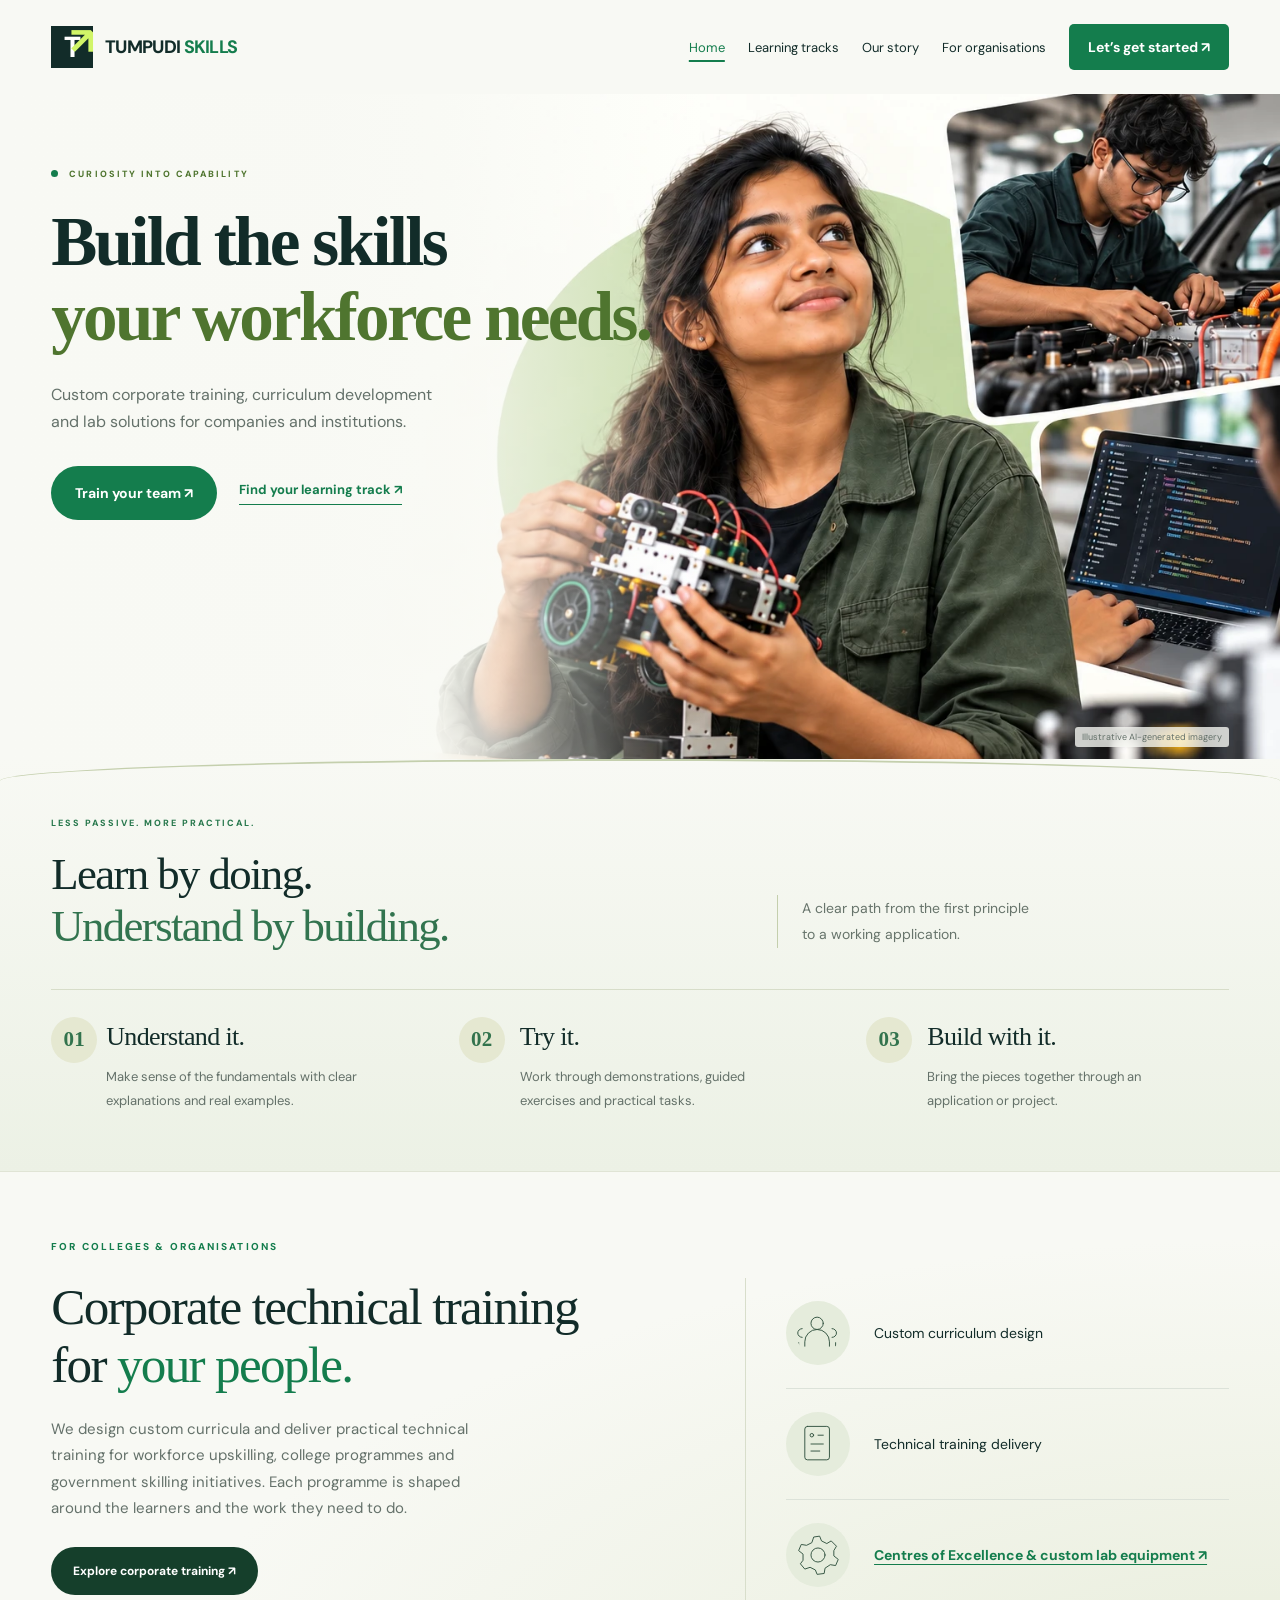
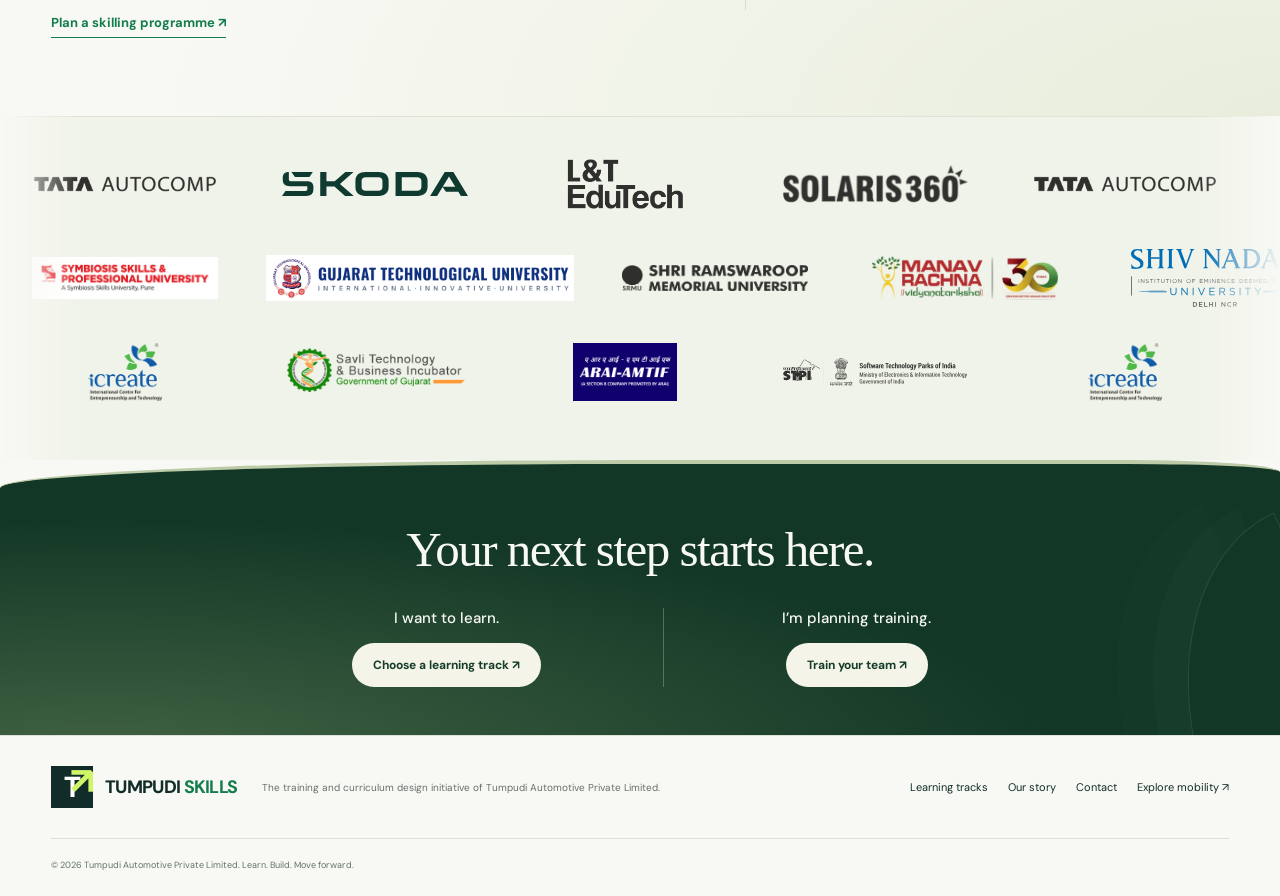
<file: index.html>
<!doctype html><html lang="en"><head><meta charset="utf-8"><meta name="viewport" content="width=device-width,initial-scale=1"><title>Tumpudi Skills | Corporate Training &amp; Custom Curricula</title><meta name="description" content="Build workforce capability with custom curricula, hands-on technical training, Centres of Excellence and lab solutions from Tumpudi Skills."><link rel="stylesheet" href="style.css?v=8"><link rel="stylesheet" href="home.css?v=12"><link rel="stylesheet" href="visual-refinement.css?v=3"><link rel="stylesheet" href="track-art.css?v=course-photos-2">
<link rel="canonical" href="https://skills.tumpudi.in/">
<meta property="og:type" content="website">
<meta property="og:site_name" content="Tumpudi Skills">
<meta property="og:title" content="Tumpudi Skills | Corporate Training &amp; Custom Curricula">
<meta property="og:description" content="Build workforce capability with custom curricula, hands-on technical training, Centres of Excellence and lab solutions from Tumpudi Skills.">
<meta property="og:url" content="https://skills.tumpudi.in/">
<meta name="twitter:card" content="summary">
<script type="application/ld+json">{"@context": "https://schema.org", "@graph": [{"@type": "WebPage", "@id": "https://skills.tumpudi.in/#webpage", "url": "https://skills.tumpudi.in/", "name": "Tumpudi Skills | Corporate Training & Custom Curricula", "description": "Build workforce capability with custom curricula, hands-on technical training, Centres of Excellence and lab solutions from Tumpudi Skills.", "inLanguage": "en", "isPartOf": {"@id": "https://skills.tumpudi.in/#website"}, "about": {"@id": "https://skills.tumpudi.in/#organization"}}, {"@type": "WebSite", "@id": "https://skills.tumpudi.in/#website", "url": "https://skills.tumpudi.in/", "name": "Tumpudi Skills", "publisher": {"@id": "https://skills.tumpudi.in/#organization"}}, {"@type": "Organization", "@id": "https://skills.tumpudi.in/#organization", "name": "Tumpudi Skills", "url": "https://skills.tumpudi.in/", "description": "Build workforce capability with custom curricula, hands-on technical training, Centres of Excellence and lab solutions from Tumpudi Skills.", "email": "info@tumpudi.in", "telephone": "+91-82474-62750", "parentOrganization": {"@type": "Organization", "name": "Tumpudi Automotive Private Limited", "url": "https://mobility.tumpudi.in/"}}]}</script>
</head><body class="skills-home">
<header><a class="brand" href="index.html"><span class="mark">T<span>↗</span></span><span>TUMPUDI <b>SKILLS</b></span></a><button class="menu" aria-label="Toggle navigation" aria-expanded="false">☰</button><nav><a aria-current="page" href="index.html">Home</a><a href="tracks.html">Learning tracks</a><a href="story.html">Our story</a><a href="institutions.html">For organisations</a><a class="button small" href="contact.html" >Let’s get started ↗</a></nav></header><main><section class="hero hero-curiosity wrap"><div class="hero-art"><img src="assets/curiosity-learning.webp" alt="Illustration of a learner with a robotics project alongside engineering and coding scenes" fetchpriority="high" width="1536" height="1024"></div><div class="hero-copy"><p class="eyebrow"><i></i> CURIOSITY INTO CAPABILITY</p><h1>Build the skills<br><em>your workforce needs.</em></h1><p class="intro">Custom corporate training, curriculum development and lab solutions for companies and institutions.</p><div class="actions"><a class="button" href="institutions.html">Train your team ↗</a><button class="textlink hero-track-link" data-open-courses>Find your learning track ↗</button></div></div><span class="hero-image-note">Illustrative AI-generated imagery</span></section><section class="approach home-approach" id="how-we-learn"><div class="wrap"><div class="section-head"><div><p class="eyebrow">LESS PASSIVE. MORE PRACTICAL.</p><h2>Learn by doing.<br><em>Understand by building.</em></h2></div><p>A clear path from the first principle<br>to a working application.</p></div><div class="steps"><article><span>01</span><h3>Understand it.</h3><p>Make sense of the fundamentals with clear explanations and real examples.</p></article><article><span>02</span><h3>Try it.</h3><p>Work through demonstrations, guided exercises and practical tasks.</p></article><article><span>03</span><h3>Build with it.</h3><p>Bring the pieces together through an application or project.</p></article></div></div></section><section class="wrap institutions home-institutions" id="home-institutions"><div class="institution-editorial"><div class="institution-copy"><p class="eyebrow">FOR COLLEGES & ORGANISATIONS</p><h2>Corporate technical training<br>for <em>your people.</em></h2><p class="intro">We design custom curricula and deliver practical technical training for workforce upskilling, college programmes and government skilling initiatives. Each programme is shaped around the learners and the work they need to do.</p><a href="institutions.html" class="button" id="institution-link">Explore corporate training ↗</a><p><a class="textlink" href="institutions.html#skilling">Plan a skilling programme ↗</a></p></div><ul class="institution-offerings"><li><svg viewBox="0 0 50 50" aria-hidden="true"><circle cx="24" cy="14" r="7"/><path d="M10 40v-5a14 14 0 0 1 28 0v5M7 20a5 5 0 0 0 0 10M41 20a5 5 0 0 1 0 10M3 40v-4m42 4v-4"/></svg><span>Custom curriculum design</span></li><li><svg viewBox="0 0 50 50" aria-hidden="true"><rect x="10" y="5" width="28" height="38" rx="3"/><circle cx="18" cy="15" r="2"/><path d="M25 15h6M17 25h14M17 33h10"/></svg><span>Technical training delivery</span></li><li><svg viewBox="0 0 50 50" aria-hidden="true"><path d="m20 5-2 6-6 3-6-1-3 7 5 4v7l-3 4 5 6 6-2 6 3 2 5 8-1 1-6 6-4 6 1 3-7-5-4v-6l3-5-6-6-5 3-6-3-2-5Z"/><circle cx="25" cy="25" r="8"/></svg><span><a class="textlink" href="institutions.html#centres-of-excellence">Centres of Excellence &amp; custom lab equipment ↗</a></span></li></ul></div></section><section class="credibility logo-carousel" id="home-associations" aria-label="Education, industry and innovation associations"><div class="logo-rows desktop-logo-rows"><div class="logo-lane"><div class="logo-belt"><div class="logo-set"><a class="organisation-logo dark-logo" href="https://www.tataautocomp.com/" target="_blank" rel="noopener noreferrer"><div class="logo-image"><img src="assets/logos/taco.svg" alt="Tata AutoComp (TACO) logo" loading="lazy"></div></a><a class="organisation-logo " href="https://www.skoda-auto.com/" target="_blank" rel="noopener noreferrer"><div class="logo-image"><img src="assets/logos/skoda.svg" alt="Škoda logo" loading="lazy"></div></a><a class="organisation-logo mono-logo" href="https://lntedutech.com/" target="_blank" rel="noopener noreferrer"><div class="logo-image"><img src="assets/logos/lnt.png" alt="L&T EduTech logo" loading="lazy"></div></a><a class="organisation-logo dark-logo" href="https://solaris360.com/" target="_blank" rel="noopener noreferrer"><div class="logo-image"><img src="assets/logos/solaris360.webp" alt="Solaris 360 logo" loading="lazy"></div></a><a tabindex="-1" aria-hidden="true" class="organisation-logo dark-logo" href="https://www.tataautocomp.com/" target="_blank" rel="noopener noreferrer"><div class="logo-image"><img src="assets/logos/taco.svg" alt="Tata AutoComp (TACO) logo" loading="lazy"></div></a><a tabindex="-1" aria-hidden="true" class="organisation-logo " href="https://www.skoda-auto.com/" target="_blank" rel="noopener noreferrer"><div class="logo-image"><img src="assets/logos/skoda.svg" alt="Škoda logo" loading="lazy"></div></a><a tabindex="-1" aria-hidden="true" class="organisation-logo mono-logo" href="https://lntedutech.com/" target="_blank" rel="noopener noreferrer"><div class="logo-image"><img src="assets/logos/lnt.png" alt="L&T EduTech logo" loading="lazy"></div></a><a tabindex="-1" aria-hidden="true" class="organisation-logo dark-logo" href="https://solaris360.com/" target="_blank" rel="noopener noreferrer"><div class="logo-image"><img src="assets/logos/solaris360.webp" alt="Solaris 360 logo" loading="lazy"></div></a></div><div class="logo-set" aria-hidden="true"><a tabindex="-1" aria-hidden="true" class="organisation-logo dark-logo" href="https://www.tataautocomp.com/" target="_blank" rel="noopener noreferrer"><div class="logo-image"><img src="assets/logos/taco.svg" alt="Tata AutoComp (TACO) logo" loading="lazy"></div></a><a tabindex="-1" aria-hidden="true" class="organisation-logo " href="https://www.skoda-auto.com/" target="_blank" rel="noopener noreferrer"><div class="logo-image"><img src="assets/logos/skoda.svg" alt="Škoda logo" loading="lazy"></div></a><a tabindex="-1" aria-hidden="true" class="organisation-logo mono-logo" href="https://lntedutech.com/" target="_blank" rel="noopener noreferrer"><div class="logo-image"><img src="assets/logos/lnt.png" alt="L&T EduTech logo" loading="lazy"></div></a><a tabindex="-1" aria-hidden="true" class="organisation-logo dark-logo" href="https://solaris360.com/" target="_blank" rel="noopener noreferrer"><div class="logo-image"><img src="assets/logos/solaris360.webp" alt="Solaris 360 logo" loading="lazy"></div></a><a tabindex="-1" aria-hidden="true" class="organisation-logo dark-logo" href="https://www.tataautocomp.com/" target="_blank" rel="noopener noreferrer"><div class="logo-image"><img src="assets/logos/taco.svg" alt="Tata AutoComp (TACO) logo" loading="lazy"></div></a><a tabindex="-1" aria-hidden="true" class="organisation-logo " href="https://www.skoda-auto.com/" target="_blank" rel="noopener noreferrer"><div class="logo-image"><img src="assets/logos/skoda.svg" alt="Škoda logo" loading="lazy"></div></a><a tabindex="-1" aria-hidden="true" class="organisation-logo mono-logo" href="https://lntedutech.com/" target="_blank" rel="noopener noreferrer"><div class="logo-image"><img src="assets/logos/lnt.png" alt="L&T EduTech logo" loading="lazy"></div></a><a tabindex="-1" aria-hidden="true" class="organisation-logo dark-logo" href="https://solaris360.com/" target="_blank" rel="noopener noreferrer"><div class="logo-image"><img src="assets/logos/solaris360.webp" alt="Solaris 360 logo" loading="lazy"></div></a></div></div></div><div class="logo-lane"><div class="logo-belt"><div class="logo-set"><a class="organisation-logo " href="https://sspu.ac.in/" target="_blank" rel="noopener noreferrer"><div class="logo-image"><img src="assets/logos/sspu.jpg" alt="Symbiosis Skills University logo" loading="lazy"></div></a><a class="organisation-logo gtu-logo " href="https://www.gtu.ac.in/" target="_blank" rel="noopener noreferrer"><div class="logo-image"><img src="assets/logos/gtu-wordmark.png" alt="Gujarat Technological University logo" loading="lazy"></div></a><a class="organisation-logo dark-logo" href="https://srmu.ac.in/" target="_blank" rel="noopener noreferrer"><div class="logo-image"><img src="assets/logos/srmu.png" alt="SRMU · Lucknow logo" loading="lazy"></div></a><a class="organisation-logo " href="https://manavrachna.edu.in/mru" target="_blank" rel="noopener noreferrer"><div class="logo-image"><img src="assets/logos/mru.webp" alt="MRU · Faridabad logo" loading="lazy"></div></a><a class="organisation-logo " href="https://snu.edu.in/" target="_blank" rel="noopener noreferrer"><div class="logo-image"><img src="assets/logos/snu.svg" alt="SNU · Delhi-NCR logo" loading="lazy"></div></a><a tabindex="-1" aria-hidden="true" class="organisation-logo " href="https://sspu.ac.in/" target="_blank" rel="noopener noreferrer"><div class="logo-image"><img src="assets/logos/sspu.jpg" alt="Symbiosis Skills University logo" loading="lazy"></div></a><a tabindex="-1" aria-hidden="true" class="organisation-logo gtu-logo " href="https://www.gtu.ac.in/" target="_blank" rel="noopener noreferrer"><div class="logo-image"><img src="assets/logos/gtu-wordmark.png" alt="Gujarat Technological University logo" loading="lazy"></div></a><a tabindex="-1" aria-hidden="true" class="organisation-logo dark-logo" href="https://srmu.ac.in/" target="_blank" rel="noopener noreferrer"><div class="logo-image"><img src="assets/logos/srmu.png" alt="SRMU · Lucknow logo" loading="lazy"></div></a><a tabindex="-1" aria-hidden="true" class="organisation-logo " href="https://manavrachna.edu.in/mru" target="_blank" rel="noopener noreferrer"><div class="logo-image"><img src="assets/logos/mru.webp" alt="MRU · Faridabad logo" loading="lazy"></div></a><a tabindex="-1" aria-hidden="true" class="organisation-logo " href="https://snu.edu.in/" target="_blank" rel="noopener noreferrer"><div class="logo-image"><img src="assets/logos/snu.svg" alt="SNU · Delhi-NCR logo" loading="lazy"></div></a></div><div class="logo-set" aria-hidden="true"><a tabindex="-1" aria-hidden="true" class="organisation-logo " href="https://sspu.ac.in/" target="_blank" rel="noopener noreferrer"><div class="logo-image"><img src="assets/logos/sspu.jpg" alt="Symbiosis Skills University logo" loading="lazy"></div></a><a tabindex="-1" aria-hidden="true" class="organisation-logo gtu-logo " href="https://www.gtu.ac.in/" target="_blank" rel="noopener noreferrer"><div class="logo-image"><img src="assets/logos/gtu-wordmark.png" alt="Gujarat Technological University logo" loading="lazy"></div></a><a tabindex="-1" aria-hidden="true" class="organisation-logo dark-logo" href="https://srmu.ac.in/" target="_blank" rel="noopener noreferrer"><div class="logo-image"><img src="assets/logos/srmu.png" alt="SRMU · Lucknow logo" loading="lazy"></div></a><a tabindex="-1" aria-hidden="true" class="organisation-logo " href="https://manavrachna.edu.in/mru" target="_blank" rel="noopener noreferrer"><div class="logo-image"><img src="assets/logos/mru.webp" alt="MRU · Faridabad logo" loading="lazy"></div></a><a tabindex="-1" aria-hidden="true" class="organisation-logo " href="https://snu.edu.in/" target="_blank" rel="noopener noreferrer"><div class="logo-image"><img src="assets/logos/snu.svg" alt="SNU · Delhi-NCR logo" loading="lazy"></div></a><a tabindex="-1" aria-hidden="true" class="organisation-logo " href="https://sspu.ac.in/" target="_blank" rel="noopener noreferrer"><div class="logo-image"><img src="assets/logos/sspu.jpg" alt="Symbiosis Skills University logo" loading="lazy"></div></a><a tabindex="-1" aria-hidden="true" class="organisation-logo gtu-logo " href="https://www.gtu.ac.in/" target="_blank" rel="noopener noreferrer"><div class="logo-image"><img src="assets/logos/gtu-wordmark.png" alt="Gujarat Technological University logo" loading="lazy"></div></a><a tabindex="-1" aria-hidden="true" class="organisation-logo dark-logo" href="https://srmu.ac.in/" target="_blank" rel="noopener noreferrer"><div class="logo-image"><img src="assets/logos/srmu.png" alt="SRMU · Lucknow logo" loading="lazy"></div></a><a tabindex="-1" aria-hidden="true" class="organisation-logo " href="https://manavrachna.edu.in/mru" target="_blank" rel="noopener noreferrer"><div class="logo-image"><img src="assets/logos/mru.webp" alt="MRU · Faridabad logo" loading="lazy"></div></a><a tabindex="-1" aria-hidden="true" class="organisation-logo " href="https://snu.edu.in/" target="_blank" rel="noopener noreferrer"><div class="logo-image"><img src="assets/logos/snu.svg" alt="SNU · Delhi-NCR logo" loading="lazy"></div></a></div></div></div><div class="logo-lane"><div class="logo-belt"><div class="logo-set"><a class="organisation-logo " href="https://icreate.org.in/" target="_blank" rel="noopener noreferrer"><div class="logo-image"><img src="assets/logos/icreate.png" alt="iCreate logo" loading="lazy"></div></a><a class="organisation-logo " href="https://stbi.gujarat.gov.in/" target="_blank" rel="noopener noreferrer"><div class="logo-image"><img src="assets/logos/savli.png" alt="Savli STBI logo" loading="lazy"></div></a><a class="organisation-logo " href="https://www.amtifarai.org/" target="_blank" rel="noopener noreferrer"><div class="logo-image"><img src="assets/logos/arai.png" alt="ARAI AMTIF logo" loading="lazy"></div></a><a class="organisation-logo dark-logo" href="https://stpi.in/en" target="_blank" rel="noopener noreferrer"><div class="logo-image"><img src="assets/logos/stpi.svg" alt="STPI · Pune logo" loading="lazy"></div></a><a tabindex="-1" aria-hidden="true" class="organisation-logo " href="https://icreate.org.in/" target="_blank" rel="noopener noreferrer"><div class="logo-image"><img src="assets/logos/icreate.png" alt="iCreate logo" loading="lazy"></div></a><a tabindex="-1" aria-hidden="true" class="organisation-logo " href="https://stbi.gujarat.gov.in/" target="_blank" rel="noopener noreferrer"><div class="logo-image"><img src="assets/logos/savli.png" alt="Savli STBI logo" loading="lazy"></div></a><a tabindex="-1" aria-hidden="true" class="organisation-logo " href="https://www.amtifarai.org/" target="_blank" rel="noopener noreferrer"><div class="logo-image"><img src="assets/logos/arai.png" alt="ARAI AMTIF logo" loading="lazy"></div></a><a tabindex="-1" aria-hidden="true" class="organisation-logo dark-logo" href="https://stpi.in/en" target="_blank" rel="noopener noreferrer"><div class="logo-image"><img src="assets/logos/stpi.svg" alt="STPI · Pune logo" loading="lazy"></div></a></div><div class="logo-set" aria-hidden="true"><a tabindex="-1" aria-hidden="true" class="organisation-logo " href="https://icreate.org.in/" target="_blank" rel="noopener noreferrer"><div class="logo-image"><img src="assets/logos/icreate.png" alt="iCreate logo" loading="lazy"></div></a><a tabindex="-1" aria-hidden="true" class="organisation-logo " href="https://stbi.gujarat.gov.in/" target="_blank" rel="noopener noreferrer"><div class="logo-image"><img src="assets/logos/savli.png" alt="Savli STBI logo" loading="lazy"></div></a><a tabindex="-1" aria-hidden="true" class="organisation-logo " href="https://www.amtifarai.org/" target="_blank" rel="noopener noreferrer"><div class="logo-image"><img src="assets/logos/arai.png" alt="ARAI AMTIF logo" loading="lazy"></div></a><a tabindex="-1" aria-hidden="true" class="organisation-logo dark-logo" href="https://stpi.in/en" target="_blank" rel="noopener noreferrer"><div class="logo-image"><img src="assets/logos/stpi.svg" alt="STPI · Pune logo" loading="lazy"></div></a><a tabindex="-1" aria-hidden="true" class="organisation-logo " href="https://icreate.org.in/" target="_blank" rel="noopener noreferrer"><div class="logo-image"><img src="assets/logos/icreate.png" alt="iCreate logo" loading="lazy"></div></a><a tabindex="-1" aria-hidden="true" class="organisation-logo " href="https://stbi.gujarat.gov.in/" target="_blank" rel="noopener noreferrer"><div class="logo-image"><img src="assets/logos/savli.png" alt="Savli STBI logo" loading="lazy"></div></a><a tabindex="-1" aria-hidden="true" class="organisation-logo " href="https://www.amtifarai.org/" target="_blank" rel="noopener noreferrer"><div class="logo-image"><img src="assets/logos/arai.png" alt="ARAI AMTIF logo" loading="lazy"></div></a><a tabindex="-1" aria-hidden="true" class="organisation-logo dark-logo" href="https://stpi.in/en" target="_blank" rel="noopener noreferrer"><div class="logo-image"><img src="assets/logos/stpi.svg" alt="STPI · Pune logo" loading="lazy"></div></a></div></div></div></div><div class="logo-rows mobile-logo-rows"><div class="logo-lane"><div class="logo-belt"><div class="logo-set"><a class="organisation-logo dark-logo" href="https://www.tataautocomp.com/" target="_blank" rel="noopener noreferrer"><div class="logo-image"><img src="assets/logos/taco.svg" alt="Tata AutoComp (TACO) logo" loading="lazy"></div></a><a class="organisation-logo " href="https://www.skoda-auto.com/" target="_blank" rel="noopener noreferrer"><div class="logo-image"><img src="assets/logos/skoda.svg" alt="Škoda logo" loading="lazy"></div></a><a class="organisation-logo mono-logo" href="https://lntedutech.com/" target="_blank" rel="noopener noreferrer"><div class="logo-image"><img src="assets/logos/lnt.png" alt="L&T EduTech logo" loading="lazy"></div></a><a class="organisation-logo dark-logo" href="https://solaris360.com/" target="_blank" rel="noopener noreferrer"><div class="logo-image"><img src="assets/logos/solaris360.webp" alt="Solaris 360 logo" loading="lazy"></div></a></div><div class="logo-set" aria-hidden="true"><a tabindex="-1" aria-hidden="true" class="organisation-logo dark-logo" href="https://www.tataautocomp.com/" target="_blank" rel="noopener noreferrer"><div class="logo-image"><img src="assets/logos/taco.svg" alt="Tata AutoComp (TACO) logo" loading="lazy"></div></a><a tabindex="-1" aria-hidden="true" class="organisation-logo " href="https://www.skoda-auto.com/" target="_blank" rel="noopener noreferrer"><div class="logo-image"><img src="assets/logos/skoda.svg" alt="Škoda logo" loading="lazy"></div></a><a tabindex="-1" aria-hidden="true" class="organisation-logo mono-logo" href="https://lntedutech.com/" target="_blank" rel="noopener noreferrer"><div class="logo-image"><img src="assets/logos/lnt.png" alt="L&T EduTech logo" loading="lazy"></div></a><a tabindex="-1" aria-hidden="true" class="organisation-logo dark-logo" href="https://solaris360.com/" target="_blank" rel="noopener noreferrer"><div class="logo-image"><img src="assets/logos/solaris360.webp" alt="Solaris 360 logo" loading="lazy"></div></a></div></div></div><div class="logo-lane"><div class="logo-belt"><div class="logo-set"><a class="organisation-logo " href="https://sspu.ac.in/" target="_blank" rel="noopener noreferrer"><div class="logo-image"><img src="assets/logos/sspu.jpg" alt="Symbiosis Skills University logo" loading="lazy"></div></a><a class="organisation-logo gtu-logo " href="https://www.gtu.ac.in/" target="_blank" rel="noopener noreferrer"><div class="logo-image"><img src="assets/logos/gtu-wordmark.png" alt="Gujarat Technological University logo" loading="lazy"></div></a><a class="organisation-logo dark-logo" href="https://srmu.ac.in/" target="_blank" rel="noopener noreferrer"><div class="logo-image"><img src="assets/logos/srmu.png" alt="SRMU · Lucknow logo" loading="lazy"></div></a><a class="organisation-logo " href="https://manavrachna.edu.in/mru" target="_blank" rel="noopener noreferrer"><div class="logo-image"><img src="assets/logos/mru.webp" alt="MRU · Faridabad logo" loading="lazy"></div></a><a class="organisation-logo " href="https://snu.edu.in/" target="_blank" rel="noopener noreferrer"><div class="logo-image"><img src="assets/logos/snu.svg" alt="SNU · Delhi-NCR logo" loading="lazy"></div></a><a class="organisation-logo " href="https://icreate.org.in/" target="_blank" rel="noopener noreferrer"><div class="logo-image"><img src="assets/logos/icreate.png" alt="iCreate logo" loading="lazy"></div></a><a class="organisation-logo " href="https://stbi.gujarat.gov.in/" target="_blank" rel="noopener noreferrer"><div class="logo-image"><img src="assets/logos/savli.png" alt="Savli STBI logo" loading="lazy"></div></a><a class="organisation-logo " href="https://www.amtifarai.org/" target="_blank" rel="noopener noreferrer"><div class="logo-image"><img src="assets/logos/arai.png" alt="ARAI AMTIF logo" loading="lazy"></div></a><a class="organisation-logo dark-logo" href="https://stpi.in/en" target="_blank" rel="noopener noreferrer"><div class="logo-image"><img src="assets/logos/stpi.svg" alt="STPI · Pune logo" loading="lazy"></div></a></div><div class="logo-set" aria-hidden="true"><a tabindex="-1" aria-hidden="true" class="organisation-logo " href="https://sspu.ac.in/" target="_blank" rel="noopener noreferrer"><div class="logo-image"><img src="assets/logos/sspu.jpg" alt="Symbiosis Skills University logo" loading="lazy"></div></a><a tabindex="-1" aria-hidden="true" class="organisation-logo gtu-logo " href="https://www.gtu.ac.in/" target="_blank" rel="noopener noreferrer"><div class="logo-image"><img src="assets/logos/gtu-wordmark.png" alt="Gujarat Technological University logo" loading="lazy"></div></a><a tabindex="-1" aria-hidden="true" class="organisation-logo dark-logo" href="https://srmu.ac.in/" target="_blank" rel="noopener noreferrer"><div class="logo-image"><img src="assets/logos/srmu.png" alt="SRMU · Lucknow logo" loading="lazy"></div></a><a tabindex="-1" aria-hidden="true" class="organisation-logo " href="https://manavrachna.edu.in/mru" target="_blank" rel="noopener noreferrer"><div class="logo-image"><img src="assets/logos/mru.webp" alt="MRU · Faridabad logo" loading="lazy"></div></a><a tabindex="-1" aria-hidden="true" class="organisation-logo " href="https://snu.edu.in/" target="_blank" rel="noopener noreferrer"><div class="logo-image"><img src="assets/logos/snu.svg" alt="SNU · Delhi-NCR logo" loading="lazy"></div></a><a tabindex="-1" aria-hidden="true" class="organisation-logo " href="https://icreate.org.in/" target="_blank" rel="noopener noreferrer"><div class="logo-image"><img src="assets/logos/icreate.png" alt="iCreate logo" loading="lazy"></div></a><a tabindex="-1" aria-hidden="true" class="organisation-logo " href="https://stbi.gujarat.gov.in/" target="_blank" rel="noopener noreferrer"><div class="logo-image"><img src="assets/logos/savli.png" alt="Savli STBI logo" loading="lazy"></div></a><a tabindex="-1" aria-hidden="true" class="organisation-logo " href="https://www.amtifarai.org/" target="_blank" rel="noopener noreferrer"><div class="logo-image"><img src="assets/logos/arai.png" alt="ARAI AMTIF logo" loading="lazy"></div></a><a tabindex="-1" aria-hidden="true" class="organisation-logo dark-logo" href="https://stpi.in/en" target="_blank" rel="noopener noreferrer"><div class="logo-image"><img src="assets/logos/stpi.svg" alt="STPI · Pune logo" loading="lazy"></div></a></div></div></div></div></section><section class="next-chapter"><div class="wrap next-inner"><p class="eyebrow">START WHERE YOU ARE</p><h2>Your next step <em>starts here.</em></h2><div class="next-options"><article><span class="choice-symbol" aria-hidden="true">↗</span><h3>I want to learn.</h3><p>Follow your curiosity into a new skill.</p><button class="button" data-open-courses>Choose a learning track ↗</button></article><article><span class="choice-symbol" aria-hidden="true">＋</span><h3>I’m planning training.</h3><p>Plan custom technical training for your team.</p><a class="button institution-choice" href="institutions.html">Train your team ↗</a></article></div></div></section></main><footer class="wrap"><a class="brand" href="index.html"><span class="mark">T<span>↗</span></span><span>TUMPUDI <b>SKILLS</b></span></a><p>The training and curriculum design initiative of Tumpudi Automotive Private Limited.</p><div><a href="tracks.html">Learning tracks</a><a href="story.html">Our story</a><a href="contact.html">Contact</a><a href="https://mobility.tumpudi.in">Explore mobility ↗</a></div><small>© <span id="year"></span> Tumpudi Automotive Private Limited. Learn. Build. Move forward.</small></footer>
<dialog class="course-chooser" aria-labelledby="chooser-title" aria-describedby="chooser-desc"><button class="chooser-close" aria-label="Close course selection">×</button><p class="eyebrow">FOLLOW YOUR CURIOSITY</p><h2 id="chooser-title">What would you like to learn?</h2><p id="chooser-desc">Choose a track to explore the topics and practical learning.</p><div class="chooser-grid"><a class="chooser-card" href="tracks.html#ev"><div class="chooser-photo photo-ev" aria-hidden="true"></div><div class="chooser-card-copy"><h3>Electric Vehicle Technology</h3><p>Explore what powers electric mobility.</p><span aria-hidden="true">↗</span></div></a><a class="chooser-card" href="tracks.html#mech"><div class="chooser-photo photo-mech" aria-hidden="true"></div><div class="chooser-card-copy"><h3>Automotive Mechatronics</h3><p>Connect sensors, systems and control.</p><span aria-hidden="true">↗</span></div></a><a class="chooser-card" href="tracks.html#design"><div class="chooser-photo photo-design" aria-hidden="true"></div><div class="chooser-card-copy"><h3>Design & Simulation</h3><p>Turn engineering ideas into models.</p><span aria-hidden="true">↗</span></div></a><a class="chooser-card" href="tracks.html#ai"><div class="chooser-photo photo-ai" aria-hidden="true"></div><div class="chooser-card-copy"><h3>AI & Digital Skills</h3><p>Put new tools into practice.</p><span aria-hidden="true">↗</span></div></a><a class="chooser-card" href="tracks.html#data"><div class="chooser-photo photo-data" aria-hidden="true"></div><div class="chooser-card-copy"><h3>Data Analytics</h3><p>Find the story in your data.</p><span aria-hidden="true">↗</span></div></a><a class="chooser-card" href="tracks.html#cyber"><div class="chooser-photo photo-cyber" aria-hidden="true"></div><div class="chooser-card-copy"><h3>Cybersecurity</h3><p>Understand threats. Build defences.</p><span aria-hidden="true">↗</span></div></a>
<a class="chooser-card" href="tracks.html#pcb"><div class="chooser-photo photo-pcb" aria-hidden="true"></div><div class="chooser-card-copy"><h3>PCB Design and Repair</h3><p>Learn schematic capture, PCB layout, component assembly and systematic board troubleshooting.</p><span aria-hidden="true">↗</span></div></a>
<a class="chooser-card" href="tracks.html#solar"><div class="chooser-photo photo-solar" aria-hidden="true"></div><div class="chooser-card-copy"><h3>Renewable Energy: Solar</h3><p>Explore solar PV fundamentals, system sizing, mounting and commissioning checks.</p><span aria-hidden="true">↗</span></div></a></div><div class="chooser-help"><span>Not sure yet?</span><a class="textlink" href="contact.html?track=choose">Help me choose ↗</a></div></dialog><script src="app.js?v=6"></script><script src="home.js?v=7"></script></body></html>
</file>
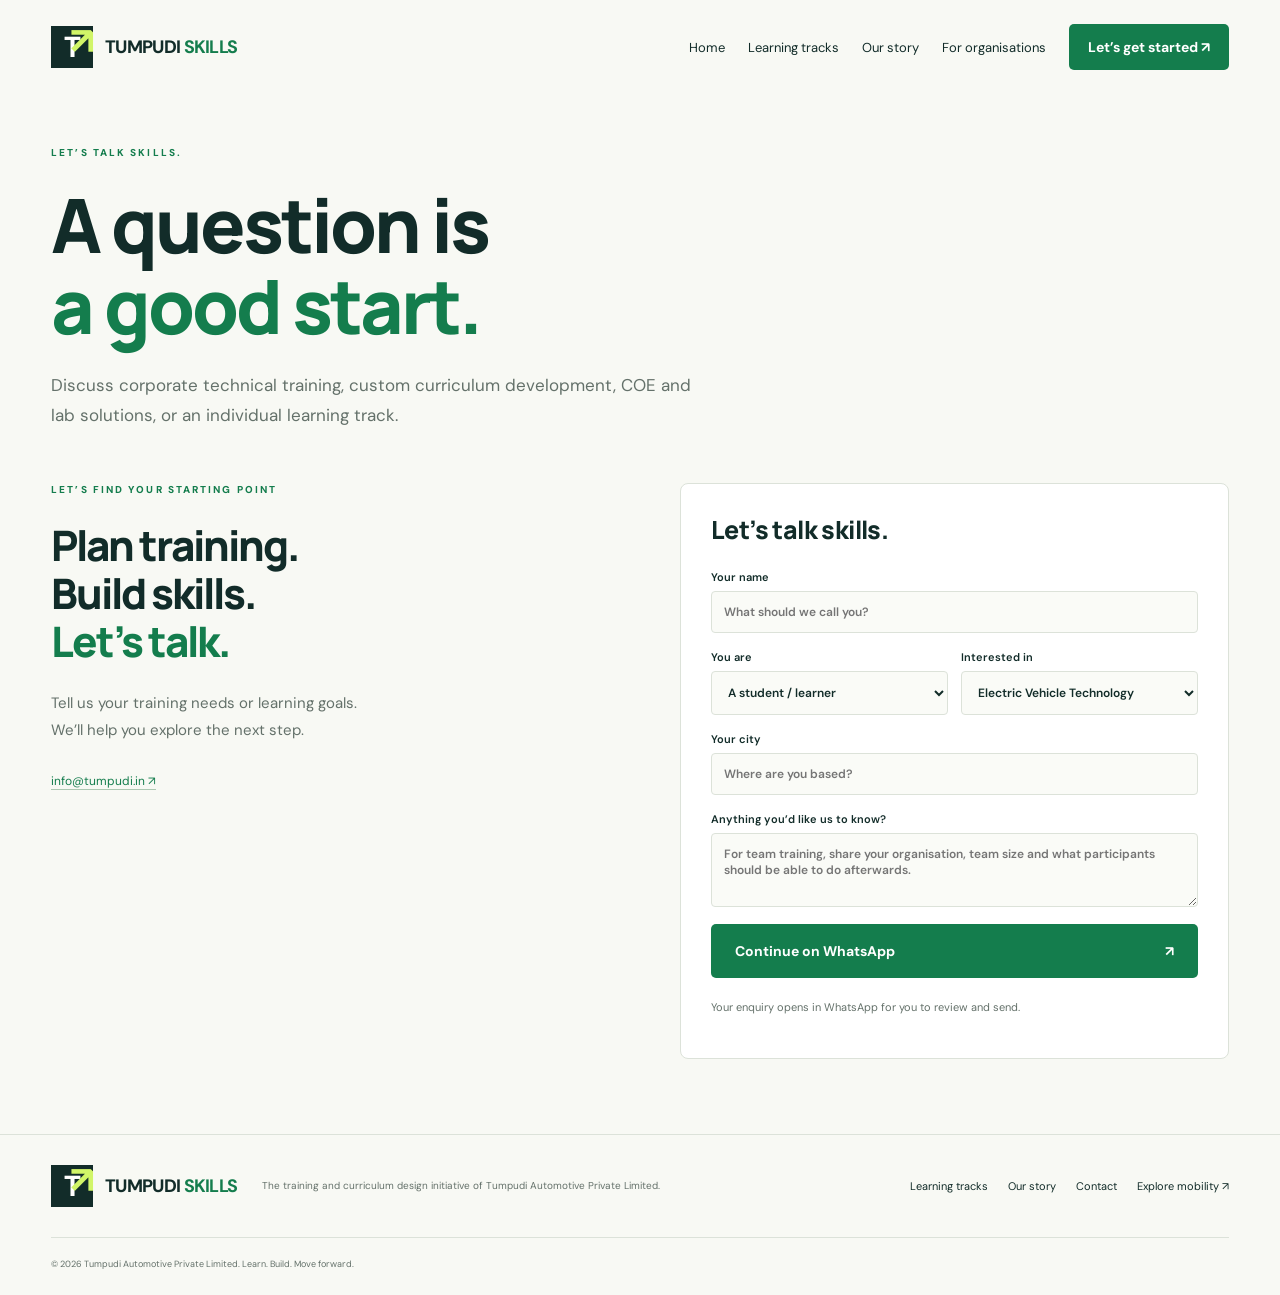
<file: contact.html>
<!doctype html><html lang="en"><head><meta charset="utf-8"><meta name="viewport" content="width=device-width,initial-scale=1"><title>Contact Tumpudi Skills | Plan Training or Explore a Learning Track</title><meta name="description" content="Discuss custom curricula, corporate technical training, learning tracks or lab solutions with Tumpudi Skills. Email info@tumpudi.in or connect on WhatsApp."><link rel="stylesheet" href="style.css?v=5">
<link rel="canonical" href="https://skills.tumpudi.in/contact.html">
<meta property="og:type" content="website">
<meta property="og:site_name" content="Tumpudi Skills">
<meta property="og:title" content="Contact Tumpudi Skills | Plan Training or Explore a Learning Track">
<meta property="og:description" content="Discuss custom curricula, corporate technical training, learning tracks or lab solutions with Tumpudi Skills. Email info@tumpudi.in or connect on WhatsApp.">
<meta property="og:url" content="https://skills.tumpudi.in/contact.html">
<meta name="twitter:card" content="summary">
<script type="application/ld+json">{"@context": "https://schema.org", "@graph": [{"@type": "WebPage", "@id": "https://skills.tumpudi.in/contact.html#webpage", "url": "https://skills.tumpudi.in/contact.html", "name": "Contact Tumpudi Skills | Plan Training or Explore a Learning Track", "description": "Discuss custom curricula, corporate technical training, learning tracks or lab solutions with Tumpudi Skills. Email info@tumpudi.in or connect on WhatsApp.", "inLanguage": "en", "isPartOf": {"@id": "https://skills.tumpudi.in/#website"}, "about": {"@id": "https://skills.tumpudi.in/#organization"}}, {"@type": "WebSite", "@id": "https://skills.tumpudi.in/#website", "url": "https://skills.tumpudi.in/", "name": "Tumpudi Skills", "publisher": {"@id": "https://skills.tumpudi.in/#organization"}}, {"@type": "Organization", "@id": "https://skills.tumpudi.in/#organization", "name": "Tumpudi Skills", "url": "https://skills.tumpudi.in/", "description": "Build workforce capability with custom curricula, hands-on technical training, Centres of Excellence and lab solutions from Tumpudi Skills.", "email": "info@tumpudi.in", "telephone": "+91-82474-62750", "parentOrganization": {"@type": "Organization", "name": "Tumpudi Automotive Private Limited", "url": "https://mobility.tumpudi.in/"}}]}</script>
</head><body>
<header><a class="brand" href="index.html"><span class="mark">T<span>↗</span></span><span>TUMPUDI <b>SKILLS</b></span></a><button class="menu" aria-label="Toggle navigation" aria-expanded="false">☰</button><nav><a href="index.html">Home</a><a href="tracks.html">Learning tracks</a><a href="story.html">Our story</a><a href="institutions.html">For organisations</a><a class="button small" href="contact.html" aria-current="page">Let’s get started ↗</a></nav></header><main><section class="wrap page-intro"><p class="eyebrow">LET’S TALK SKILLS.</p><h1>A question is<br><em>a good start.</em></h1><p class="intro">Discuss corporate technical training, custom curriculum development, COE and lab solutions, or an individual learning track.</p></section><section class="wrap contact contact-page" id="enquire"><div><p class="eyebrow">LET’S FIND YOUR STARTING POINT</p><h2>Plan training.<br>Build skills.<br><em>Let’s talk.</em></h2><p>Tell us your training needs or learning goals.<br>We’ll help you explore the next step.</p><a href="mailto:info@tumpudi.in">info@tumpudi.in ↗</a></div><form><h3>Let’s talk skills.</h3><label>Your name<input name="name" required placeholder="What should we call you?"></label><div class="form-row"><label>You are<select name="type"><option>A student / learner</option>A working professional</option>An institution / organisation</option></select></label><label>Interested in<select name="track"><option>Electric Vehicle Technology</option><option>Automotive Mechatronics</option><option>Design & Simulation</option><option>AI & Digital Skills</option><option>Data Analytics</option><option>Cybersecurity Fundamentals</option><option>PCB Design and Repair</option><option>Renewable Energy: Solar</option><option>Help me choose</option><option>Custom training programme</option><option>Request a sample agenda</option></select></label></div><label>Your city<input name="city" required placeholder="Where are you based?"></label><label>Anything you’d like us to know?<textarea name="message" rows="3" placeholder="For team training, share your organisation, team size and what participants should be able to do afterwards."></textarea></label><button class="button" type="submit">Continue on WhatsApp <span>↗</span></button><p class="note">Your enquiry opens in WhatsApp for you to review and send.</p></form></section></main><footer class="wrap"><a class="brand" href="index.html"><span class="mark">T<span>↗</span></span><span>TUMPUDI <b>SKILLS</b></span></a><p>The training and curriculum design initiative of Tumpudi Automotive Private Limited.</p><div><a href="tracks.html">Learning tracks</a><a href="story.html">Our story</a><a href="contact.html">Contact</a><a href="https://mobility.tumpudi.in">Explore mobility ↗</a></div><small>© <span id="year"></span> Tumpudi Automotive Private Limited. Learn. Build. Move forward.</small></footer>
<script src="app.js?v=6"></script></body></html>
</file>
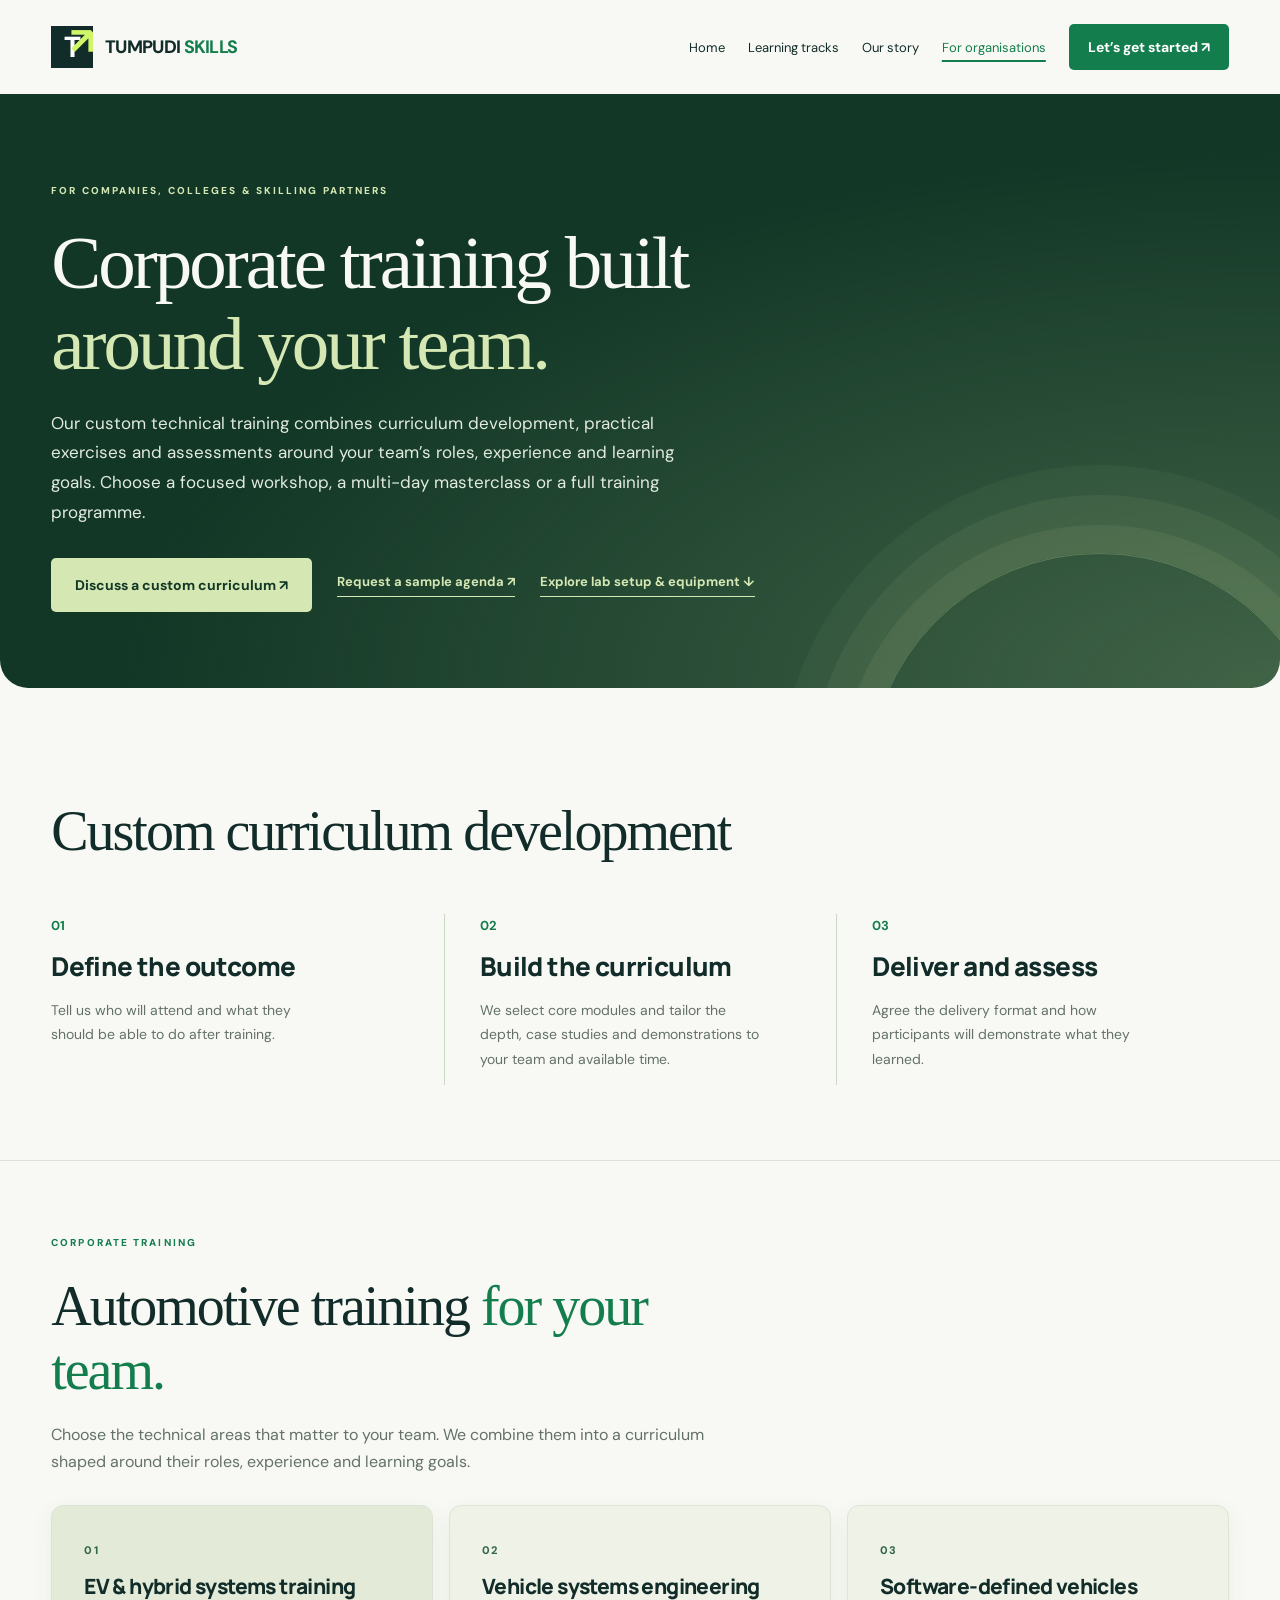
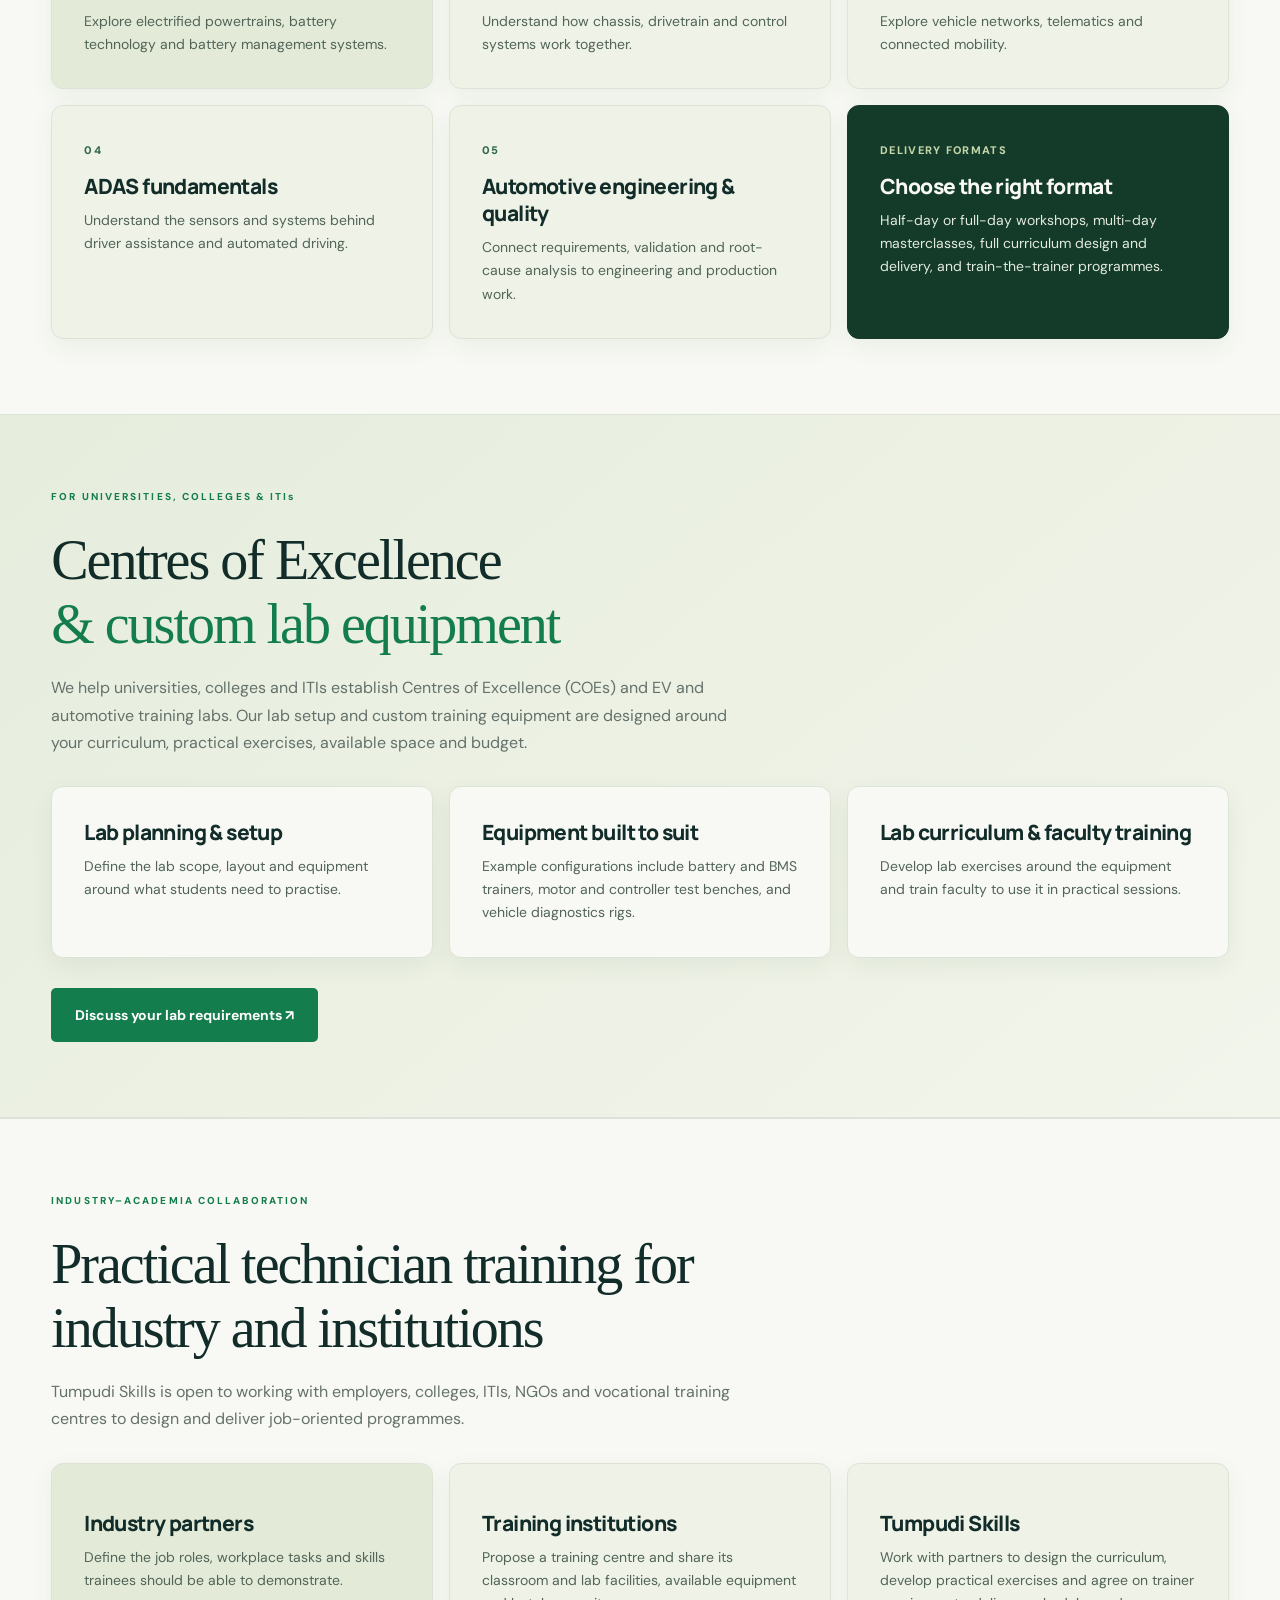
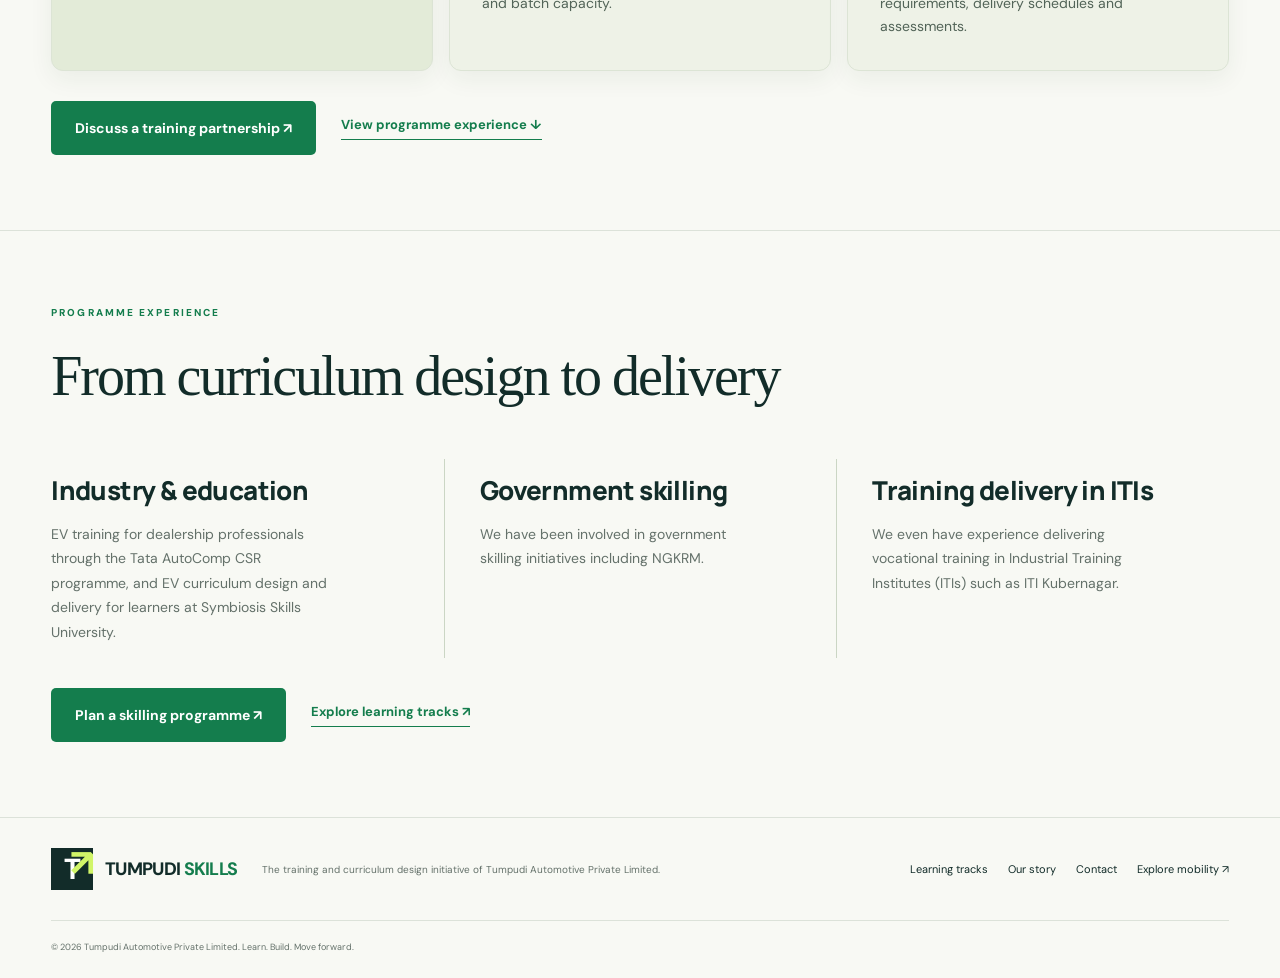
<file: institutions.html>
<!doctype html><html lang="en"><head><meta charset="utf-8"><meta name="viewport" content="width=device-width,initial-scale=1"><title>Corporate Training, Custom Curricula &amp; COE Solutions | Tumpudi Skills</title><meta name="description" content="Custom technical training for companies, colleges and government skilling programmes. Explore curriculum design, delivery, Centres of Excellence and custom lab equipment."><link rel="stylesheet" href="style.css?v=8"><link rel="stylesheet" href="institutions.css"><link rel="stylesheet" href="visual-refinement.css">
<link rel="canonical" href="https://skills.tumpudi.in/institutions.html">
<meta property="og:type" content="website">
<meta property="og:site_name" content="Tumpudi Skills">
<meta property="og:title" content="Corporate Training, Custom Curricula &amp; COE Solutions | Tumpudi Skills">
<meta property="og:description" content="Custom technical training for companies, colleges and government skilling programmes. Explore curriculum design, delivery, Centres of Excellence and custom lab equipment.">
<meta property="og:url" content="https://skills.tumpudi.in/institutions.html">
<meta name="twitter:card" content="summary">
<script type="application/ld+json">{"@context": "https://schema.org", "@graph": [{"@type": "WebPage", "@id": "https://skills.tumpudi.in/institutions.html#webpage", "url": "https://skills.tumpudi.in/institutions.html", "name": "Corporate Training, Custom Curricula & COE Solutions | Tumpudi Skills", "description": "Custom technical training for companies, colleges and government skilling programmes. Explore curriculum design, delivery, Centres of Excellence and custom lab equipment.", "inLanguage": "en", "isPartOf": {"@id": "https://skills.tumpudi.in/#website"}, "about": {"@id": "https://skills.tumpudi.in/#organization"}}, {"@type": "WebSite", "@id": "https://skills.tumpudi.in/#website", "url": "https://skills.tumpudi.in/", "name": "Tumpudi Skills", "publisher": {"@id": "https://skills.tumpudi.in/#organization"}}, {"@type": "Organization", "@id": "https://skills.tumpudi.in/#organization", "name": "Tumpudi Skills", "url": "https://skills.tumpudi.in/", "description": "Build workforce capability with custom curricula, hands-on technical training, Centres of Excellence and lab solutions from Tumpudi Skills.", "email": "info@tumpudi.in", "telephone": "+91-82474-62750", "parentOrganization": {"@type": "Organization", "name": "Tumpudi Automotive Private Limited", "url": "https://mobility.tumpudi.in/"}}]}</script>
</head><body class="skills-organisations">
<header><a class="brand" href="index.html"><span class="mark">T<span>↗</span></span><span>TUMPUDI <b>SKILLS</b></span></a><button class="menu" aria-label="Toggle navigation" aria-expanded="false">☰</button><nav><a href="index.html">Home</a><a href="tracks.html">Learning tracks</a><a href="story.html">Our story</a><a aria-current="page" href="institutions.html">For organisations</a><a class="button small" href="contact.html" >Let’s get started ↗</a></nav></header><main>
<section class="wrap page-intro">
  <p class="eyebrow">FOR COMPANIES, COLLEGES &amp; SKILLING PARTNERS</p>
  <h1>Corporate training built<br><em>around your team.</em></h1>
  <p class="intro">Our custom technical training combines curriculum development, practical exercises and assessments around your team’s roles, experience and learning goals. Choose a focused workshop, a multi-day masterclass or a full training programme.</p>
  <div class="actions"><a class="button" href="contact.html?type=institution#enquire">Discuss a custom curriculum ↗</a><a class="textlink" href="contact.html?type=institution&amp;track=agenda#enquire">Request a sample agenda ↗</a><a class="textlink" href="#centres-of-excellence">Explore lab setup &amp; equipment ↓</a></div>
</section>
<section class="approach institution-process">
  <div class="wrap">
    <h2>Custom curriculum development</h2>
    <div class="steps">
      <article><span>01</span><h3>Define the outcome</h3><p>Tell us who will attend and what they should be able to do after training.</p></article>
      <article><span>02</span><h3>Build the curriculum</h3><p>We select core modules and tailor the depth, case studies and demonstrations to your team and available time.</p></article>
      <article><span>03</span><h3>Deliver and assess</h3><p>Agree the delivery format and how participants will demonstrate what they learned.</p></article>
    </div>
  </div>
</section>
<section class="wrap training-topics" aria-labelledby="topics-heading">
  <p class="eyebrow">CORPORATE TRAINING</p>
  <h2 id="topics-heading">Automotive training <em>for your team.</em></h2>
  <p class="training-intro">Choose the technical areas that matter to your team. We combine them into a curriculum shaped around their roles, experience and learning goals.</p>
  <ul class="training-grid" role="list">
    <li><span aria-hidden="true">01</span><h3>EV &amp; hybrid systems training</h3><p>Explore electrified powertrains, battery technology and battery management systems.</p></li>
    <li><span aria-hidden="true">02</span><h3>Vehicle systems engineering</h3><p>Understand how chassis, drivetrain and control systems work together.</p></li>
    <li><span aria-hidden="true">03</span><h3>Software-defined vehicles</h3><p>Explore vehicle networks, telematics and connected mobility.</p></li>
    <li><span aria-hidden="true">04</span><h3>ADAS fundamentals</h3><p>Understand the sensors and systems behind driver assistance and automated driving.</p></li>
    <li><span aria-hidden="true">05</span><h3>Automotive engineering &amp; quality</h3><p>Connect requirements, validation and root-cause analysis to engineering and production work.</p></li>
    <li class="training-formats"><span>DELIVERY FORMATS</span><h3>Choose the right format</h3><p>Half-day or full-day workshops, multi-day masterclasses, full curriculum design and delivery, and train-the-trainer programmes.</p></li>
  </ul>
</section>
<section class="approach" id="centres-of-excellence" aria-labelledby="coe-heading">
  <div class="wrap">
    <p class="eyebrow">FOR UNIVERSITIES, COLLEGES &amp; ITIs</p>
    <h2 id="coe-heading">Centres of Excellence<br><em>&amp; custom lab equipment</em></h2>
    <p class="training-intro">We help universities, colleges and ITIs establish Centres of Excellence (COEs) and EV and automotive training labs. Our lab setup and custom training equipment are designed around your curriculum, practical exercises, available space and budget.</p>
    <ul class="training-grid" role="list">
      <li><h3>Lab planning &amp; setup</h3><p>Define the lab scope, layout and equipment around what students need to practise.</p></li>
      <li><h3>Equipment built to suit</h3><p>Example configurations include battery and BMS trainers, motor and controller test benches, and vehicle diagnostics rigs.</p></li>
      <li><h3>Lab curriculum &amp; faculty training</h3><p>Develop lab exercises around the equipment and train faculty to use it in practical sessions.</p></li>
    </ul>
    <div class="actions"><a class="button" href="mailto:info@tumpudi.in?subject=Centre%20of%20Excellence%20and%20lab%20equipment%20enquiry">Discuss your lab requirements ↗</a></div>
  </div>
</section>
<section class="wrap training-topics" id="technician-training" aria-labelledby="technician-training-title">
  <p class="eyebrow">INDUSTRY–ACADEMIA COLLABORATION</p>
  <h2 id="technician-training-title">Practical technician training for industry and institutions</h2>
  <p class="training-intro">Tumpudi Skills is open to working with employers, colleges, ITIs, NGOs and vocational training centres to design and deliver job-oriented programmes.</p>
  <ul class="training-grid" role="list">
    <li><h3>Industry partners</h3><p>Define the job roles, workplace tasks and skills trainees should be able to demonstrate.</p></li>
    <li><h3>Training institutions</h3><p>Propose a training centre and share its classroom and lab facilities, available equipment and batch capacity.</p></li>
    <li><h3>Tumpudi Skills</h3><p>Work with partners to design the curriculum, develop practical exercises and agree on trainer requirements, delivery schedules and assessments.</p></li>
  </ul>
  <div class="actions"><a class="button" href="contact.html?type=institution#enquire">Discuss a training partnership ↗</a><a class="textlink" href="#skilling">View programme experience ↓</a></div>
</section>
<section class="wrap" id="skilling">
  <p class="eyebrow">PROGRAMME EXPERIENCE</p>
  <h2>From curriculum design to delivery</h2>
  <div class="steps">
    <article><h3>Industry &amp; education</h3><p>EV training for dealership professionals through the Tata AutoComp CSR programme, and EV curriculum design and delivery for learners at Symbiosis Skills University.</p></article>
    <article><h3>Government skilling</h3><p>We have been involved in government skilling initiatives including NGKRM.</p></article>
    <article><h3>Training delivery in ITIs</h3><p>We even have experience delivering vocational training in Industrial Training Institutes (ITIs) such as ITI Kubernagar.</p></article>
  </div>
  <div class="actions"><a class="button" href="contact.html?type=institution#enquire">Plan a skilling programme ↗</a><a class="textlink" href="tracks.html">Explore learning tracks ↗</a></div>
</section>
</main><footer class="wrap"><a class="brand" href="index.html"><span class="mark">T<span>↗</span></span><span>TUMPUDI <b>SKILLS</b></span></a><p>The training and curriculum design initiative of Tumpudi Automotive Private Limited.</p><div><a href="tracks.html">Learning tracks</a><a href="story.html">Our story</a><a href="contact.html">Contact</a><a href="https://mobility.tumpudi.in">Explore mobility ↗</a></div><small>© <span id="year"></span> Tumpudi Automotive Private Limited. Learn. Build. Move forward.</small></footer>
<script src="app.js?v=6"></script></body></html>
</file>
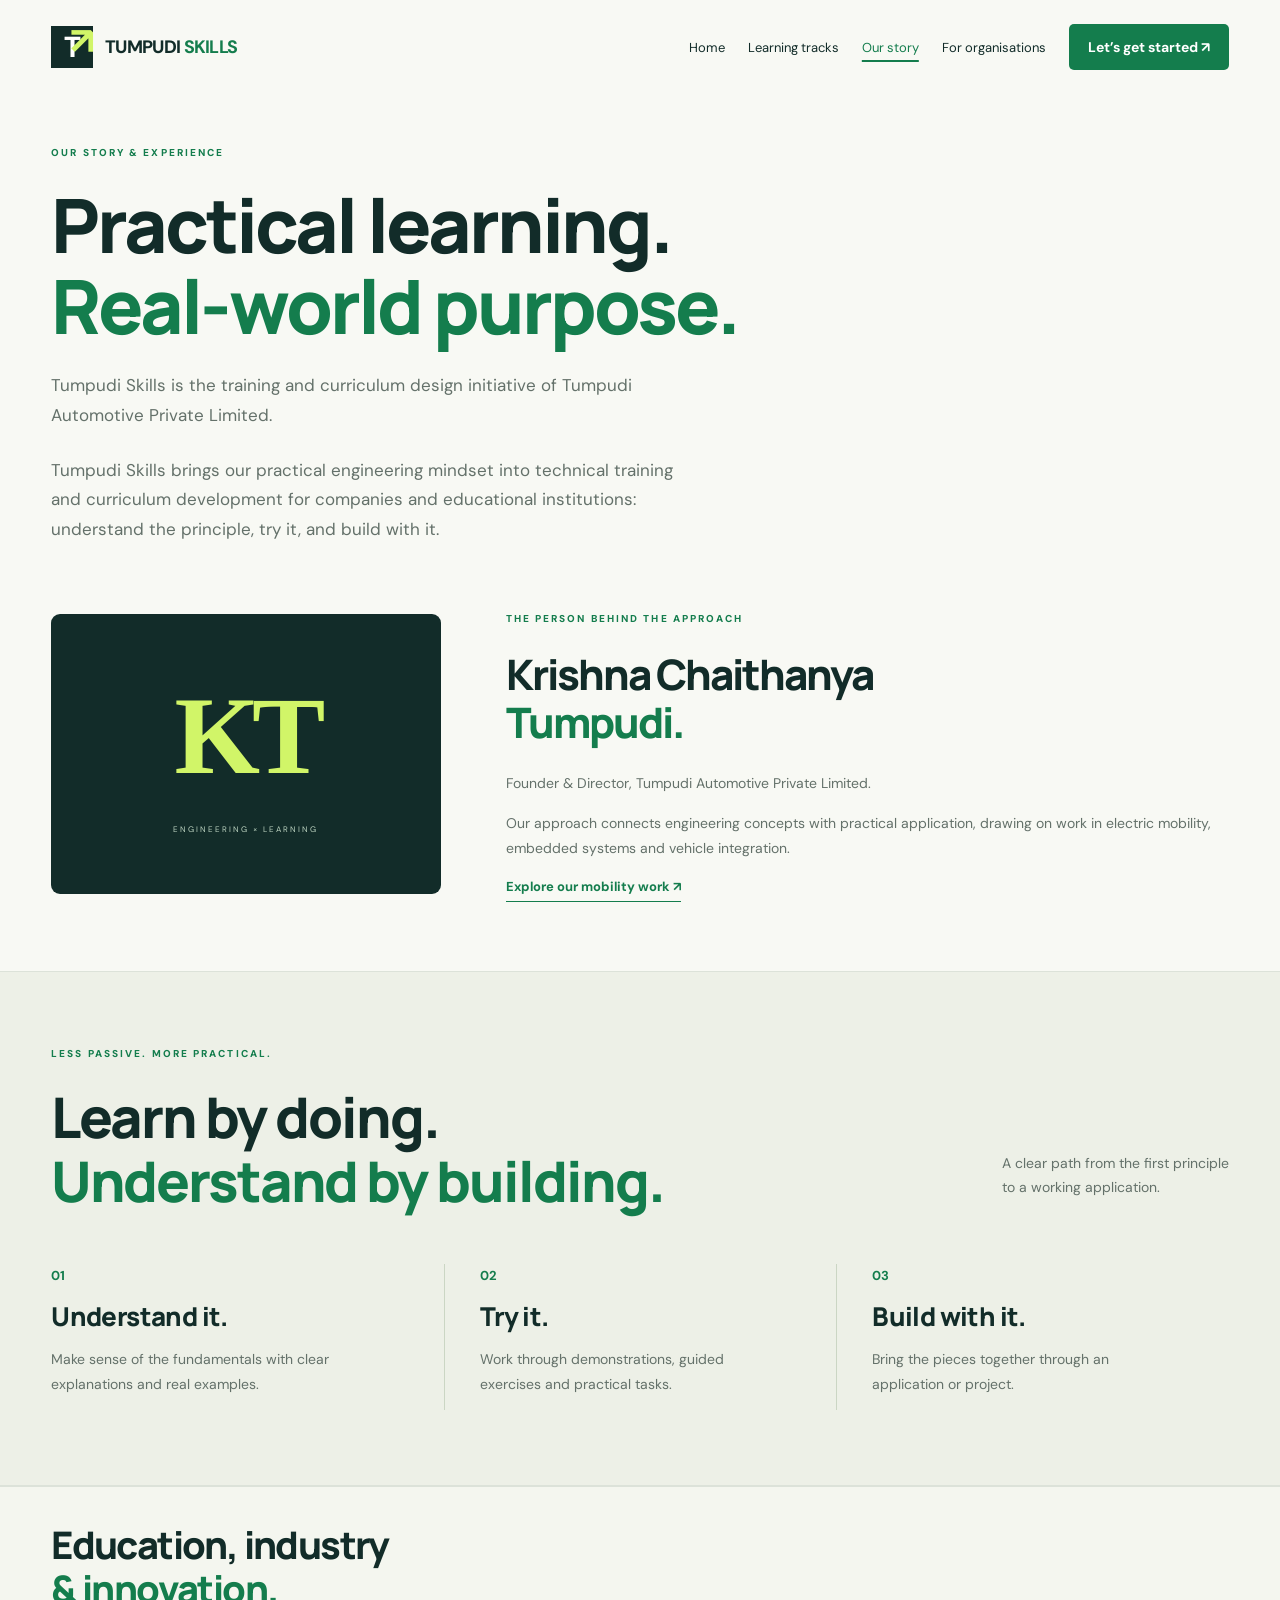
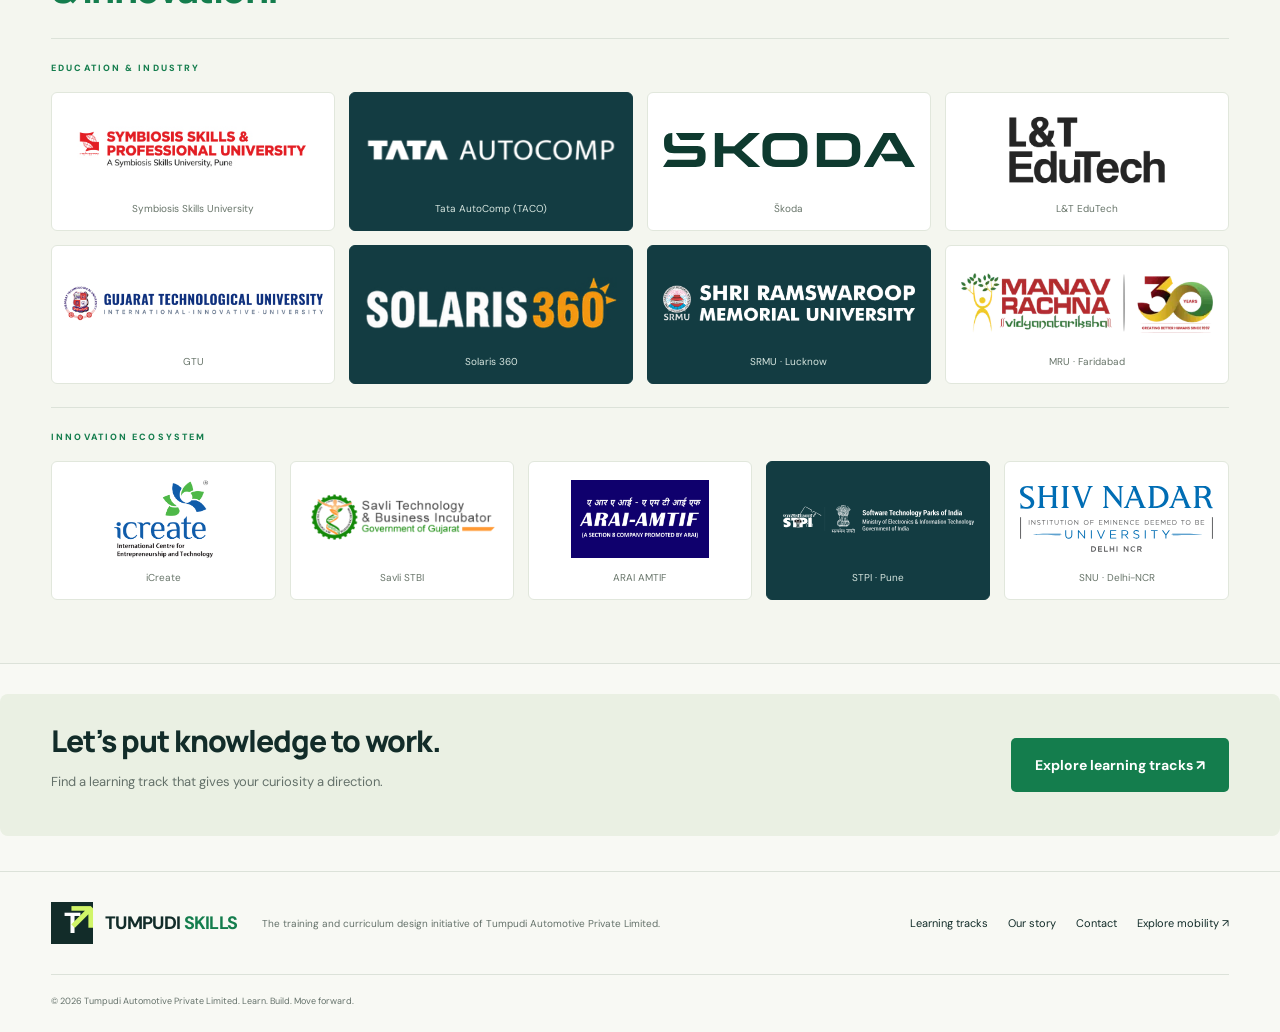
<file: story.html>
<!doctype html><html lang="en"><head><meta charset="utf-8"><meta name="viewport" content="width=device-width,initial-scale=1"><title>About Tumpudi Skills | Engineering &amp; Practical Learning</title><meta name="description" content="Meet Tumpudi Skills, the training and curriculum design initiative of Tumpudi Automotive Private Limited, founded by Krishna Chaithanya Tumpudi."><link rel="stylesheet" href="style.css?v=9">
<link rel="canonical" href="https://skills.tumpudi.in/story.html">
<meta property="og:type" content="website">
<meta property="og:site_name" content="Tumpudi Skills">
<meta property="og:title" content="About Tumpudi Skills | Engineering &amp; Practical Learning">
<meta property="og:description" content="Meet Tumpudi Skills, the training and curriculum design initiative of Tumpudi Automotive Private Limited, founded by Krishna Chaithanya Tumpudi.">
<meta property="og:url" content="https://skills.tumpudi.in/story.html">
<meta name="twitter:card" content="summary">
<script type="application/ld+json">{"@context": "https://schema.org", "@graph": [{"@type": "WebPage", "@id": "https://skills.tumpudi.in/story.html#webpage", "url": "https://skills.tumpudi.in/story.html", "name": "About Tumpudi Skills | Engineering & Practical Learning", "description": "Meet Tumpudi Skills, the training and curriculum design initiative of Tumpudi Automotive Private Limited, founded by Krishna Chaithanya Tumpudi.", "inLanguage": "en", "isPartOf": {"@id": "https://skills.tumpudi.in/#website"}, "about": {"@id": "https://skills.tumpudi.in/#organization"}}, {"@type": "WebSite", "@id": "https://skills.tumpudi.in/#website", "url": "https://skills.tumpudi.in/", "name": "Tumpudi Skills", "publisher": {"@id": "https://skills.tumpudi.in/#organization"}}, {"@type": "Organization", "@id": "https://skills.tumpudi.in/#organization", "name": "Tumpudi Skills", "url": "https://skills.tumpudi.in/", "description": "Build workforce capability with custom curricula, hands-on technical training, Centres of Excellence and lab solutions from Tumpudi Skills.", "email": "info@tumpudi.in", "telephone": "+91-82474-62750", "parentOrganization": {"@type": "Organization", "name": "Tumpudi Automotive Private Limited", "url": "https://mobility.tumpudi.in/"}}]}</script>
</head><body>
<header><a class="brand" href="index.html"><span class="mark">T<span>↗</span></span><span>TUMPUDI <b>SKILLS</b></span></a><button class="menu" aria-label="Toggle navigation" aria-expanded="false">☰</button><nav><a href="index.html">Home</a><a href="tracks.html">Learning tracks</a><a aria-current="page" href="story.html">Our story</a><a href="institutions.html">For organisations</a><a class="button small" href="contact.html" >Let’s get started ↗</a></nav></header><main><section class="wrap page-intro"><p class="eyebrow">OUR STORY & EXPERIENCE</p><h1>Practical learning.<br><em>Real-world purpose.</em></h1><p class="intro">Tumpudi Skills is the training and curriculum design initiative of Tumpudi Automotive Private Limited.</p><p class="intro">Tumpudi Skills brings our practical engineering mindset into technical training and curriculum development for companies and educational institutions: understand the principle, try it, and build with it.</p></section><section class="wrap founder"><div class="founder-initials" aria-hidden="true">KT<span>ENGINEERING × LEARNING</span></div><div><p class="eyebrow">THE PERSON BEHIND THE APPROACH</p><h2>Krishna Chaithanya<br><em>Tumpudi.</em></h2><p class="intro">Founder & Director, Tumpudi Automotive Private Limited.</p><p>Our approach connects engineering concepts with practical application, drawing on work in electric mobility, embedded systems and vehicle integration.</p><a class="textlink" href="https://mobility.tumpudi.in">Explore our mobility work ↗</a></div></section><section class="approach" id="approach"><div class="wrap"><div class="section-head"><div><p class="eyebrow">LESS PASSIVE. MORE PRACTICAL.</p><h2>Learn by doing.<br><em>Understand by building.</em></h2></div><p>A clear path from the first principle<br>to a working application.</p></div><div class="steps"><article><span>01</span><h3>Understand it.</h3><p>Make sense of the fundamentals with clear explanations and real examples.</p></article><article><span>02</span><h3>Try it.</h3><p>Work through demonstrations, guided exercises and practical tasks.</p></article><article><span>03</span><h3>Build with it.</h3><p>Bring the pieces together through an application or project.</p></article></div></div></section><section class="wrap credibility logo-associations" id="associations"><div class="logo-heading"><h2>Education, industry<br><em>& innovation.</em></h2></div><div class="logo-group"><p class="eyebrow">EDUCATION & INDUSTRY</p><div class="logo-grid"><a class="organisation-logo " href="https://sspu.ac.in/" target="_blank" rel="noopener noreferrer"><div class="logo-image"><img src="assets/logos/sspu.jpg" alt="Symbiosis Skills University logo" loading="lazy"></div><span>Symbiosis Skills University</span></a><a class="organisation-logo dark-logo" href="https://www.tataautocomp.com/" target="_blank" rel="noopener noreferrer"><div class="logo-image"><img src="assets/logos/taco.svg" alt="Tata AutoComp (TACO) logo" loading="lazy"></div><span>Tata AutoComp (TACO)</span></a><a class="organisation-logo " href="https://www.skoda-auto.com/" target="_blank" rel="noopener noreferrer"><div class="logo-image"><img src="assets/logos/skoda.svg" alt="Škoda logo" loading="lazy"></div><span>Škoda</span></a><a class="organisation-logo mono-logo" href="https://lntedutech.com/" target="_blank" rel="noopener noreferrer"><div class="logo-image"><img src="assets/logos/lnt.png" alt="L&T EduTech logo" loading="lazy"></div><span>L&T EduTech</span></a><a class="organisation-logo gtu-logo " href="https://www.gtu.ac.in/" target="_blank" rel="noopener noreferrer"><div class="logo-image"><img src="assets/logos/gtu-wordmark.png" alt="Gujarat Technological University logo" loading="lazy"></div><span>GTU</span></a><a class="organisation-logo dark-logo" href="https://solaris360.com/" target="_blank" rel="noopener noreferrer"><div class="logo-image"><img src="assets/logos/solaris360.webp" alt="Solaris 360 logo" loading="lazy"></div><span>Solaris 360</span></a><a class="organisation-logo dark-logo" href="https://srmu.ac.in/" target="_blank" rel="noopener noreferrer"><div class="logo-image"><img src="assets/logos/srmu.png" alt="SRMU · Lucknow logo" loading="lazy"></div><span>SRMU · Lucknow</span></a><a class="organisation-logo " href="https://manavrachna.edu.in/mru" target="_blank" rel="noopener noreferrer"><div class="logo-image"><img src="assets/logos/mru.webp" alt="MRU · Faridabad logo" loading="lazy"></div><span>MRU · Faridabad</span></a></div></div><div class="logo-group"><p class="eyebrow">INNOVATION ECOSYSTEM</p><div class="logo-grid"><a class="organisation-logo " href="https://icreate.org.in/" target="_blank" rel="noopener noreferrer"><div class="logo-image"><img src="assets/logos/icreate.png" alt="iCreate logo" loading="lazy"></div><span>iCreate</span></a><a class="organisation-logo " href="https://stbi.gujarat.gov.in/" target="_blank" rel="noopener noreferrer"><div class="logo-image"><img src="assets/logos/savli.png" alt="Savli STBI logo" loading="lazy"></div><span>Savli STBI</span></a><a class="organisation-logo " href="https://www.amtifarai.org/" target="_blank" rel="noopener noreferrer"><div class="logo-image"><img src="assets/logos/arai.png" alt="ARAI AMTIF logo" loading="lazy"></div><span>ARAI AMTIF</span></a><a class="organisation-logo dark-logo" href="https://stpi.in/en" target="_blank" rel="noopener noreferrer"><div class="logo-image"><img src="assets/logos/stpi.svg" alt="STPI · Pune logo" loading="lazy"></div><span>STPI · Pune</span></a><a class="organisation-logo " href="https://snu.edu.in/" target="_blank" rel="noopener noreferrer"><div class="logo-image"><img src="assets/logos/snu.svg" alt="SNU · Delhi-NCR logo" loading="lazy"></div><span>SNU · Delhi-NCR</span></a></div></div></section><section class="wrap link-panel"><div><h2>Let’s put knowledge to work.</h2><p>Find a learning track that gives your curiosity a direction.</p></div><a class="button" href="tracks.html">Explore learning tracks ↗</a></section></main><footer class="wrap"><a class="brand" href="index.html"><span class="mark">T<span>↗</span></span><span>TUMPUDI <b>SKILLS</b></span></a><p>The training and curriculum design initiative of Tumpudi Automotive Private Limited.</p><div><a href="tracks.html">Learning tracks</a><a href="story.html">Our story</a><a href="contact.html">Contact</a><a href="https://mobility.tumpudi.in">Explore mobility ↗</a></div><small>© <span id="year"></span> Tumpudi Automotive Private Limited. Learn. Build. Move forward.</small></footer>
<script src="app.js?v=6"></script></body></html>
</file>
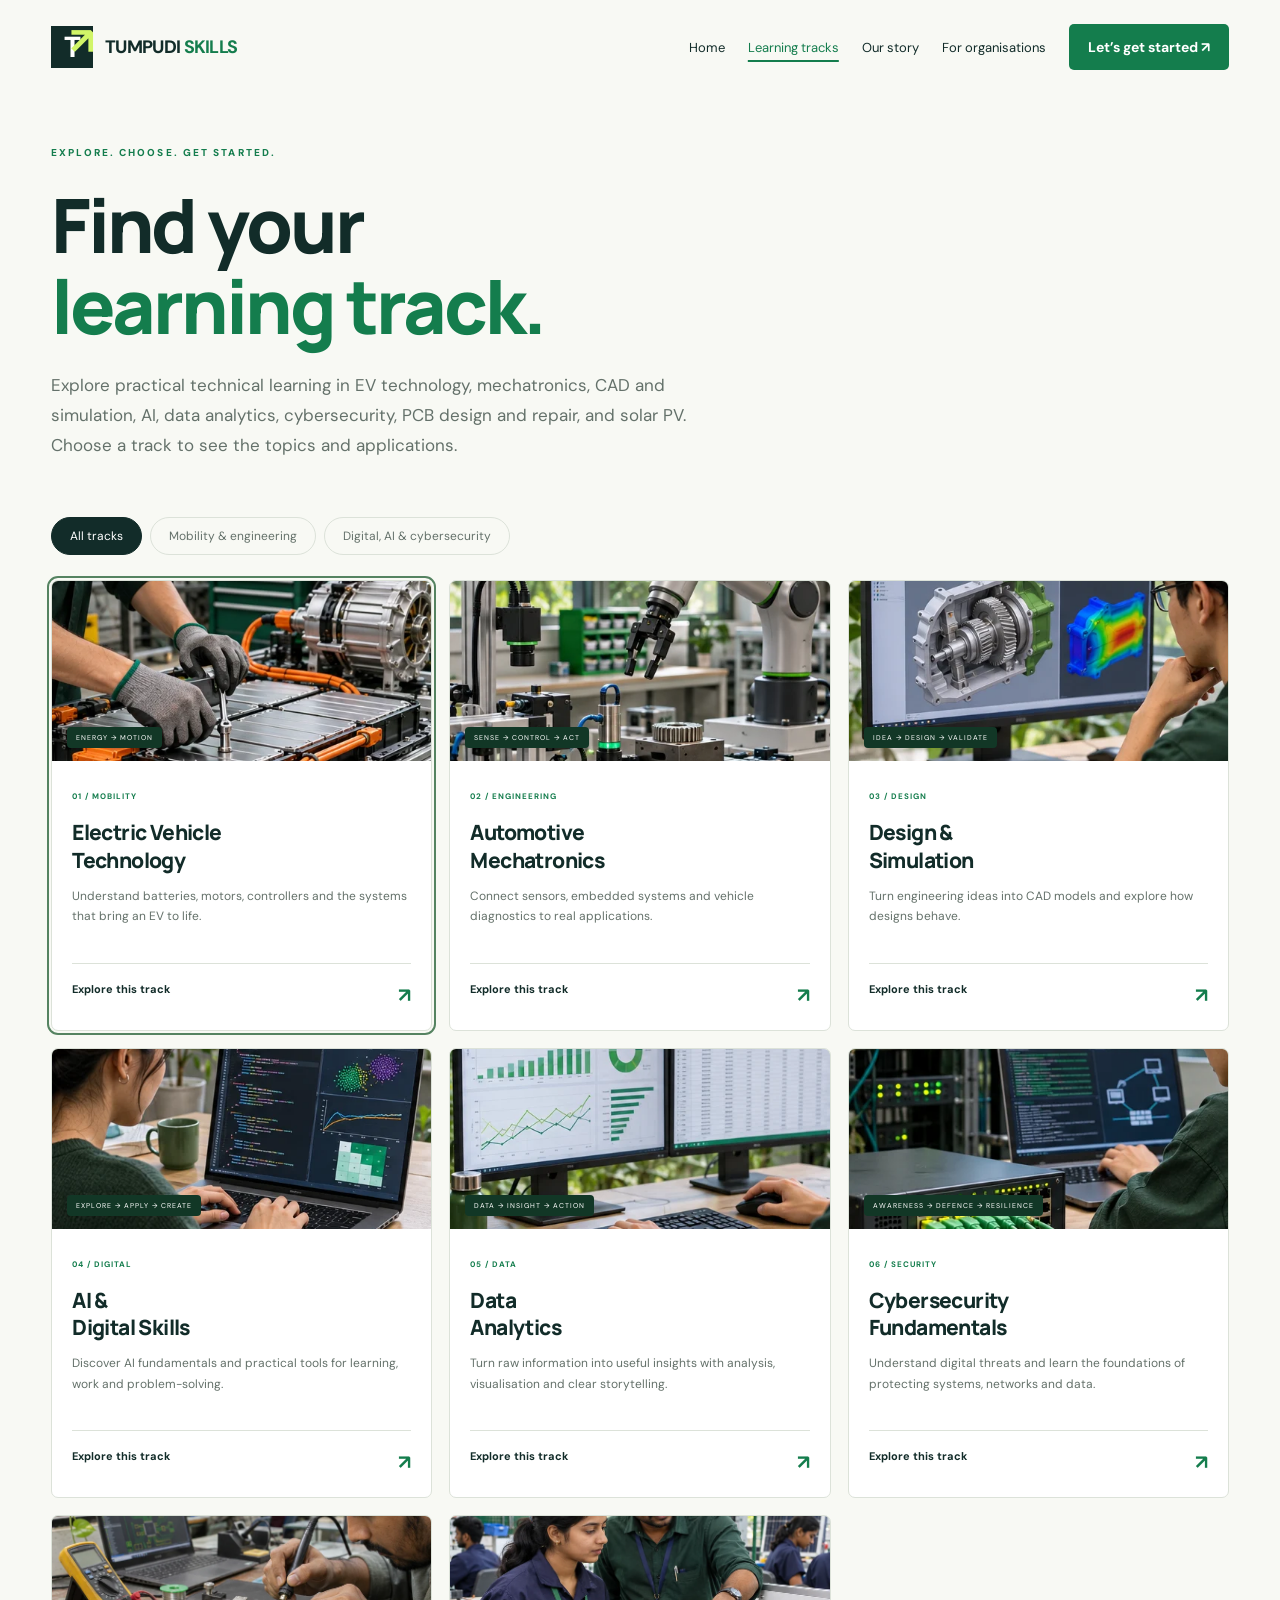
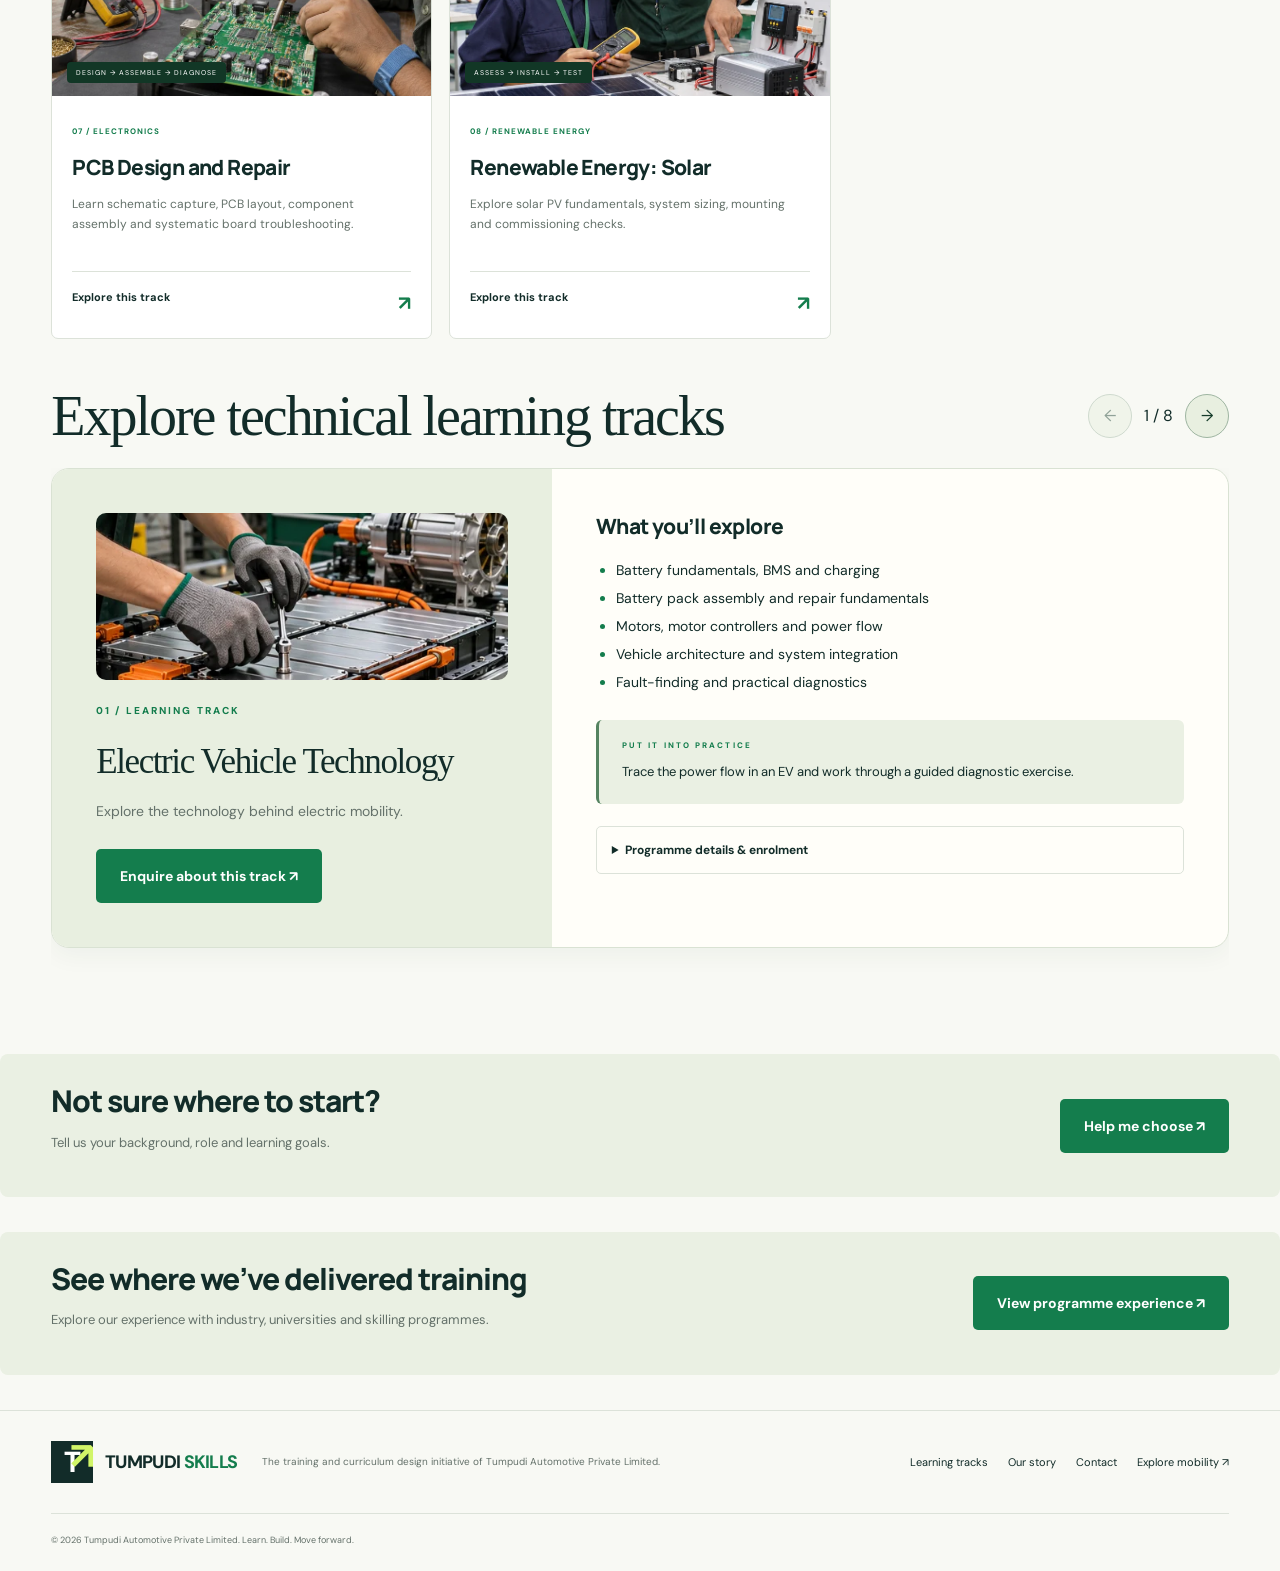
<file: tracks.html>
<!doctype html><html lang="en"><head><meta charset="utf-8"><meta name="viewport" content="width=device-width,initial-scale=1"><title>Technical Learning Tracks: EV, AI, Data &amp; Cybersecurity | Tumpudi Skills</title><meta name="description" content="Explore practical learning in electric vehicles, automotive mechatronics, design and simulation, AI, data analytics and cybersecurity with Tumpudi Skills."><link rel="stylesheet" href="style.css?v=5"><link rel="stylesheet" href="track-art.css?v=course-photos-2"><link rel="stylesheet" href="track-details.css?v=3">
<link rel="canonical" href="https://skills.tumpudi.in/tracks.html">
<meta property="og:type" content="website">
<meta property="og:site_name" content="Tumpudi Skills">
<meta property="og:title" content="Technical Learning Tracks: EV, AI, Data &amp; Cybersecurity | Tumpudi Skills">
<meta property="og:description" content="Explore practical learning in electric vehicles, automotive mechatronics, design and simulation, AI, data analytics and cybersecurity with Tumpudi Skills.">
<meta property="og:url" content="https://skills.tumpudi.in/tracks.html">
<meta name="twitter:card" content="summary">
<script type="application/ld+json">{"@context": "https://schema.org", "@graph": [{"@type": "WebPage", "@id": "https://skills.tumpudi.in/tracks.html#webpage", "url": "https://skills.tumpudi.in/tracks.html", "name": "Technical Learning Tracks: EV, AI, Data & Cybersecurity | Tumpudi Skills", "description": "Explore practical learning in electric vehicles, automotive mechatronics, design and simulation, AI, data analytics and cybersecurity with Tumpudi Skills.", "inLanguage": "en", "isPartOf": {"@id": "https://skills.tumpudi.in/#website"}, "about": {"@id": "https://skills.tumpudi.in/#organization"}}, {"@type": "WebSite", "@id": "https://skills.tumpudi.in/#website", "url": "https://skills.tumpudi.in/", "name": "Tumpudi Skills", "publisher": {"@id": "https://skills.tumpudi.in/#organization"}}, {"@type": "Organization", "@id": "https://skills.tumpudi.in/#organization", "name": "Tumpudi Skills", "url": "https://skills.tumpudi.in/", "description": "Build workforce capability with custom curricula, hands-on technical training, Centres of Excellence and lab solutions from Tumpudi Skills.", "email": "info@tumpudi.in", "telephone": "+91-82474-62750", "parentOrganization": {"@type": "Organization", "name": "Tumpudi Automotive Private Limited", "url": "https://mobility.tumpudi.in/"}}]}</script>
</head><body>
<header><a class="brand" href="index.html"><span class="mark">T<span>↗</span></span><span>TUMPUDI <b>SKILLS</b></span></a><button class="menu" aria-label="Toggle navigation" aria-expanded="false">☰</button><nav><a href="index.html">Home</a><a aria-current="page" href="tracks.html">Learning tracks</a><a href="story.html">Our story</a><a href="institutions.html">For organisations</a><a class="button small" href="contact.html" >Let’s get started ↗</a></nav></header><main><section class="wrap page-intro"><p class="eyebrow">EXPLORE. CHOOSE. GET STARTED.</p><h1>Find your<br><em>learning track.</em></h1><p class="intro">Explore practical technical learning in EV technology, mechatronics, CAD and simulation, AI, data analytics, cybersecurity, PCB design and repair, and solar PV. Choose a track to see the topics and applications.</p></section><section class="wrap tracks track-overview"><div class="filters" role="group" aria-label="Filter learning tracks"><button class="active" data-filter="all" aria-pressed="true">All tracks</button><button data-filter="mobility" aria-pressed="false">Mobility & engineering</button><button data-filter="digital" aria-pressed="false">Digital, AI & cybersecurity</button></div><div class="cards"><a class="course" href="#ev" data-category="mobility" data-course="ev"><div class="art track-art"><img src="assets/track-ev.webp" alt="" width="508" height="508" loading="lazy"><span class="art-label">ENERGY → MOTION</span></div><div class="card-body"><span class="number">01 / MOBILITY</span><h3>Electric Vehicle<br>Technology</h3><p>Understand batteries, motors, controllers and the systems that bring an EV to life.</p><span class="card-link">Explore this track <b>↗</b></span></div></a><a class="course" href="#mech" data-category="mobility" data-course="mech"><div class="art track-art"><img src="assets/track-mech.webp" alt="" width="508" height="508" loading="lazy"><span class="art-label">SENSE → CONTROL → ACT</span></div><div class="card-body"><span class="number">02 / ENGINEERING</span><h3>Automotive<br>Mechatronics</h3><p>Connect sensors, embedded systems and vehicle diagnostics to real applications.</p><span class="card-link">Explore this track <b>↗</b></span></div></a><a class="course" href="#design" data-category="mobility" data-course="design"><div class="art track-art"><img src="assets/track-design.webp" alt="" width="508" height="508" loading="lazy"><span class="art-label">IDEA → DESIGN → VALIDATE</span></div><div class="card-body"><span class="number">03 / DESIGN</span><h3>Design &<br>Simulation</h3><p>Turn engineering ideas into CAD models and explore how designs behave.</p><span class="card-link">Explore this track <b>↗</b></span></div></a><a class="course" href="#ai" data-category="digital" data-course="ai"><div class="art track-art"><img src="assets/track-ai.webp" alt="" width="508" height="508" loading="lazy"><span class="art-label">EXPLORE → APPLY → CREATE</span></div><div class="card-body"><span class="number">04 / DIGITAL</span><h3>AI &<br>Digital Skills</h3><p>Discover AI fundamentals and practical tools for learning, work and problem-solving.</p><span class="card-link">Explore this track <b>↗</b></span></div></a><a class="course" href="#data" data-category="digital" data-course="data"><div class="art track-art"><img src="assets/track-data.webp" alt="" width="508" height="508" loading="lazy"><span class="art-label">DATA → INSIGHT → ACTION</span></div><div class="card-body"><span class="number">05 / DATA</span><h3>Data<br>Analytics</h3><p>Turn raw information into useful insights with analysis, visualisation and clear storytelling.</p><span class="card-link">Explore this track <b>↗</b></span></div></a><a class="course" href="#cyber" data-category="digital" data-course="cyber"><div class="art track-art"><img src="assets/track-cyber.webp" alt="" width="508" height="508" loading="lazy"><span class="art-label">AWARENESS → DEFENCE → RESILIENCE</span></div><div class="card-body"><span class="number">06 / SECURITY</span><h3>Cybersecurity<br>Fundamentals</h3><p>Understand digital threats and learn the foundations of protecting systems, networks and data.</p><span class="card-link">Explore this track <b>↗</b></span></div></a>
<a class="course" href="#pcb" data-category="mobility" data-course="pcb"><div class="art track-art"><img src="assets/track-pcb.webp" alt="" width="800" height="800" loading="lazy"><span class="art-label">DESIGN → ASSEMBLE → DIAGNOSE</span></div><div class="card-body"><span class="number">07 / ELECTRONICS</span><h3>PCB Design and Repair</h3><p>Learn schematic capture, PCB layout, component assembly and systematic board troubleshooting.</p><span class="card-link">Explore this track <b>↗</b></span></div></a>
<a class="course" href="#solar" data-category="mobility" data-course="solar"><div class="art track-art"><img src="assets/track-solar.webp" alt="" width="800" height="800" loading="lazy"><span class="art-label">ASSESS → INSTALL → TEST</span></div><div class="card-body"><span class="number">08 / RENEWABLE ENERGY</span><h3>Renewable Energy: Solar</h3><p>Explore solar PV fundamentals, system sizing, mounting and commissioning checks.</p><span class="card-link">Explore this track <b>↗</b></span></div></a></div></section><section class="wrap track-details" aria-labelledby="track-details-title">
  <div class="track-carousel-header">
    <h2 id="track-details-title">Explore technical learning tracks</h2>
    <div class="track-carousel-controls" hidden>
      <button type="button" data-track-step="-1" aria-label="Previous track" aria-controls="track-slides">←</button>
      <span class="track-position" aria-live="polite">1 / 8</span>
      <button type="button" data-track-step="1" aria-label="Next track" aria-controls="track-slides">→</button>
    </div>
  </div>
  <div class="track-slides" id="track-slides" tabindex="0" role="region" aria-label="Learning track details"><article class="track-detail" id="ev"><div class="detail-heading"><img class="detail-photo" src="assets/track-ev.webp" width="508" height="508" alt="" loading="lazy"><span class="eyebrow">01 / LEARNING TRACK</span><h2>Electric Vehicle Technology</h2><p>Explore the technology behind electric mobility.</p><a class="button" href="contact.html?track=ev">Enquire about this track ↗</a></div><div class="detail-content"><h3>What you’ll explore</h3><ul><li>Battery fundamentals, BMS and charging</li><li>Battery pack assembly and repair fundamentals</li><li>Motors, motor controllers and power flow</li><li>Vehicle architecture and system integration</li><li>Fault-finding and practical diagnostics</li></ul><div class="practical-task"><span class="eyebrow">PUT IT INTO PRACTICE</span><p>Trace the power flow in an EV and work through a guided diagnostic exercise.</p></div><details><summary>Programme details & enrolment</summary><p>Tell us your background and learning goals. Contact us for the current syllabus, eligibility, duration, delivery format, batch dates, fees and certification details before enrolling.</p></details></div></article><article class="track-detail" id="mech"><div class="detail-heading"><img class="detail-photo" src="assets/track-mech.webp" width="508" height="508" alt="" loading="lazy"><span class="eyebrow">02 / LEARNING TRACK</span><h2>Automotive Mechatronics</h2><p>Connect mechanics, electronics and control.</p><a class="button" href="contact.html?track=mech">Enquire about this track ↗</a></div><div class="detail-content"><h3>What you’ll explore</h3><ul><li>Sensors and actuators</li><li>Embedded control fundamentals</li><li>Motor control and vehicle communication</li><li>System integration and diagnostics</li></ul><div class="practical-task"><span class="eyebrow">PUT IT INTO PRACTICE</span><p>Connect sensor inputs to a control response through a guided system exercise.</p></div><details><summary>Programme details & enrolment</summary><p>Tell us your background and learning goals. Contact us for the current syllabus, eligibility, duration, delivery format, batch dates, fees and certification details before enrolling.</p></details></div></article><article class="track-detail" id="design"><div class="detail-heading"><img class="detail-photo" src="assets/track-design.webp" width="508" height="508" alt="" loading="lazy"><span class="eyebrow">03 / LEARNING TRACK</span><h2>Design & Simulation</h2><p>Turn engineering ideas into digital models.</p><a class="button" href="contact.html?track=design">Enquire about this track ↗</a></div><div class="detail-content"><h3>What you’ll explore</h3><ul><li>CAD modelling and design fundamentals</li><li>Assemblies and engineering drawings</li><li>Structural analysis concepts</li><li>Simulation interpretation and design refinement</li></ul><div class="practical-task"><span class="eyebrow">PUT IT INTO PRACTICE</span><p>Model a component and discuss how design choices affect its behaviour.</p></div><details><summary>Programme details & enrolment</summary><p>Tell us your background and learning goals. Contact us for the current syllabus, eligibility, duration, delivery format, batch dates, fees and certification details before enrolling.</p></details></div></article><article class="track-detail" id="ai"><div class="detail-heading"><img class="detail-photo" src="assets/track-ai.webp" width="508" height="508" alt="" loading="lazy"><span class="eyebrow">04 / LEARNING TRACK</span><h2>AI & Digital Skills</h2><p>Put artificial intelligence to practical use.</p><a class="button" href="contact.html?track=ai">Enquire about this track ↗</a></div><div class="detail-content"><h3>What you’ll explore</h3><ul><li>Artificial intelligence fundamentals</li><li>Everyday AI tools and responsible use</li><li>Data and automation concepts</li><li>Application-based exercises</li></ul><div class="practical-task"><span class="eyebrow">PUT IT INTO PRACTICE</span><p>Explore an AI-assisted workflow and evaluate the usefulness of its output.</p></div><details><summary>Programme details & enrolment</summary><p>Tell us your background and learning goals. Contact us for the current syllabus, eligibility, duration, delivery format, batch dates, fees and certification details before enrolling.</p></details></div></article><article class="track-detail" id="data"><div class="detail-heading"><img class="detail-photo" src="assets/track-data.webp" width="508" height="508" alt="" loading="lazy"><span class="eyebrow">05 / LEARNING TRACK</span><h2>Data Analytics</h2><p>Find useful answers in everyday data.</p><a class="button" href="contact.html?track=data">Enquire about this track ↗</a></div><div class="detail-content"><h3>What you’ll explore</h3><ul><li>Spreadsheet analysis and data cleaning</li><li>SQL and working with structured data</li><li>Dashboards and data visualisation</li><li>Interpreting results and communicating insights</li></ul><div class="practical-task"><span class="eyebrow">PUT IT INTO PRACTICE</span><p>Clean a sample dataset and turn it into a simple dashboard with a clear takeaway.</p></div><details><summary>Programme details & enrolment</summary><p>Tell us your background and learning goals. Contact us for the current syllabus, eligibility, duration, delivery format, batch dates, fees and certification details before enrolling.</p></details></div></article><article class="track-detail" id="cyber"><div class="detail-heading"><img class="detail-photo" src="assets/track-cyber.webp" width="508" height="508" alt="" loading="lazy"><span class="eyebrow">06 / LEARNING TRACK</span><h2>Cybersecurity Fundamentals</h2><p>Understand threats. Build better defences.</p><a class="button" href="contact.html?track=cyber">Enquire about this track ↗</a></div><div class="detail-content"><h3>What you’ll explore</h3><ul><li>Networks, systems and security fundamentals</li><li>Recognising phishing and common digital threats</li><li>Access control and protecting data</li><li>Defensive thinking through guided lab exercises</li></ul><div class="practical-task"><span class="eyebrow">PUT IT INTO PRACTICE</span><p>Work through a defensive security scenario in a guided learning environment.</p></div><details><summary>Programme details & enrolment</summary><p>Tell us your background and learning goals. Contact us for the current syllabus, eligibility, duration, delivery format, batch dates, fees and certification details before enrolling.</p></details></div></article>
<article class="track-detail" id="pcb"><div class="detail-heading"><img class="detail-photo" src="assets/track-pcb.webp" alt="" width="800" height="800" loading="lazy"><span class="eyebrow">07 / LEARNING TRACK</span><h2>PCB Design and Repair</h2><p>Learn schematic capture, PCB layout, component assembly and systematic board troubleshooting.</p><a class="button" href="contact.html?track=pcb">Enquire about this track ↗</a></div><div class="detail-content"><h3>What you’ll explore</h3><ul><li>Read schematics and identify components</li><li>Capture a schematic and lay out a simple PCB</li><li>Practise soldering, inspection and safe rework</li><li>Use a multimeter to isolate basic circuit faults</li></ul><div class="practical-task"><span class="eyebrow">PUT IT INTO PRACTICE</span><p>Lay out a simple board and diagnose a seeded fault on a low-voltage practice circuit.</p></div></div></article>
<article class="track-detail" id="solar"><div class="detail-heading"><img class="detail-photo" src="assets/track-solar.webp" alt="" width="800" height="800" loading="lazy"><span class="eyebrow">08 / LEARNING TRACK</span><h2>Renewable Energy: Solar</h2><p>Explore solar PV fundamentals, system sizing, mounting and commissioning checks.</p><a class="button" href="contact.html?track=solar">Enquire about this track ↗</a></div><div class="detail-content"><h3>What you’ll explore</h3><ul><li>Understand solar PV modules, inverters and system configurations</li><li>Estimate energy needs and size a basic system</li><li>Explore mounting, cable routing and electrical protection</li><li>Practise pre-commissioning checks on a supervised training setup</li></ul><div class="practical-task"><span class="eyebrow">PUT IT INTO PRACTICE</span><p>Size a small solar PV system from an example load profile and complete a commissioning checklist.</p></div></div></article></div></section><section class="wrap link-panel"><div><h2>Not sure where to start?</h2><p>Tell us your background, role and learning goals.</p></div><a class="button" href="contact.html?track=choose">Help me choose ↗</a></section><section class="wrap link-panel"><div><h2>See where we’ve delivered training</h2><p>Explore our experience with industry, universities and skilling programmes.</p></div><a class="button" href="institutions.html#skilling">View programme experience ↗</a></section></main><footer class="wrap"><a class="brand" href="index.html"><span class="mark">T<span>↗</span></span><span>TUMPUDI <b>SKILLS</b></span></a><p>The training and curriculum design initiative of Tumpudi Automotive Private Limited.</p><div><a href="tracks.html">Learning tracks</a><a href="story.html">Our story</a><a href="contact.html">Contact</a><a href="https://mobility.tumpudi.in">Explore mobility ↗</a></div><small>© <span id="year"></span> Tumpudi Automotive Private Limited. Learn. Build. Move forward.</small></footer>
<script src="app.js?v=6"></script><script src="track-carousel.js"></script></body></html>
</file>
<file: style.css>
@import url('https://fonts.googleapis.com/css2?family=DM+Sans:wght@400;500;600;700&family=Manrope:wght@400;500;600;700;800&display=swap');
:root{--ink:#122c29;--green:#147d4d;--lime:#d1f568;--paper:#f8f9f4;--muted:#64716a;--line:#dce2d9}*{box-sizing:border-box}html{scroll-behavior:smooth;scroll-padding-top:100px}body{margin:0;background:var(--paper);color:var(--ink);font:16px 'DM Sans',Arial,sans-serif}a{color:inherit;text-decoration:none}button,input,select,textarea{font:inherit}button,a,input,select,textarea{-webkit-tap-highlight-color:transparent}button{cursor:pointer}a:focus-visible,button:focus-visible{outline:3px solid #39b881;outline-offset:5px}header{max-width:1360px;margin:auto;display:flex;justify-content:space-between;align-items:center;padding:24px 4%;gap:20px} .brand{display:flex;align-items:center;gap:12px;font-size:18px;font-weight:800;letter-spacing:-.7px}.brand b{color:var(--green)}.mark{display:grid;place-items:center;width:42px;height:42px;background:var(--ink);color:white;font-size:29px;font-weight:800;position:relative}.mark span{position:absolute;color:var(--lime);right:0;top:-10px;font-size:38px}nav{display:flex;align-items:center;gap:30px;font-size:13px}nav>a:not(.button):hover{color:var(--green)}.button{display:inline-flex;align-items:center;justify-content:space-between;gap:28px;background:var(--green);color:#fff;padding:18px 24px;border:0;border-radius:5px;font-weight:700;font-size:14px;transition:transform .2s,background .2s}.button:hover{transform:translateY(-3px);background:#0d633b}.button.small{padding:14px 19px}.menu{display:none}.wrap{max-width:1280px;margin:auto;padding-left:4%;padding-right:4%}.hero{display:grid;grid-template-columns:1fr 1fr;gap:44px;padding-top:40px;padding-bottom:55px}.eyebrow{font-size:10px;font-weight:800;letter-spacing:2.1px;color:var(--green);margin:0 0 25px;display:block}.eyebrow i,.lab-head i{display:inline-block;background:var(--green);width:7px;height:7px;border-radius:50%;margin-right:7px}h1,h2,h3{font-family:Manrope,Arial,sans-serif;letter-spacing:-2px;margin:0;font-weight:800}h1{font-size:clamp(65px,7.8vw,104px);line-height:1.01}em{font-style:normal;color:var(--green)}.intro{color:var(--muted);font-size:16px;line-height:1.75;max-width:440px;margin-top:25px}.actions{display:flex;align-items:center;gap:25px;margin-top:30px}.textlink{font-size:13px;font-weight:700;color:var(--green);border-bottom:1px solid var(--green);padding-bottom:6px}.hero-foot{border-top:1px solid var(--line);margin-top:45px;padding-top:23px;display:flex;align-items:center;justify-content:space-between;font-size:10px;line-height:1.8;color:var(--muted)}.round{border:1px solid #bfcdbf;border-radius:50%;width:35px;height:35px;display:grid;place-items:center;font-size:20px}.lab{background:#e9eee3;border-radius:10px;overflow:hidden;border:1px solid #dde5d7;display:flex;flex-direction:column;min-height:560px}.lab-head{padding:24px;display:flex;justify-content:space-between;font-size:8px;letter-spacing:1px;font-weight:700}.diagram{position:relative;flex:1;display:grid;place-items:center;background-image:radial-gradient(#aabca7 1px,transparent 1px);background-size:20px 20px}.diagram svg{position:relative;width:100%;z-index:1}.tag{position:absolute;font-size:7px;letter-spacing:1px;padding:7px 10px;border:1px solid #b9c8b4;background:#f5f8ef;z-index:2}.tag1{top:14%;left:7%}.tag2{top:27%;right:5%}.tag3{bottom:5%;left:8%;background:var(--lime);border:0}.orbit{position:absolute;border:1px solid #bcccb5;border-radius:50%;width:85%;height:85%;transform:rotate(-20deg)}.orbit.two{width:55%;height:70%;transform:rotate(55deg)}.lab-bottom{display:flex;align-items:center;gap:15px;padding:20px 25px;background:var(--ink);color:#d6e4d9;font-size:12px;line-height:1.8}.lab-bottom p{margin:0}.plus{color:var(--lime);font-size:35px;font-weight:400}.lab-arrow{margin-left:auto;font-size:30px;color:var(--lime)}.ribbon{border-top:1px solid var(--line);border-bottom:1px solid var(--line);display:flex;justify-content:center;gap:30px;padding:22px 15px;font-size:10px;font-weight:700;letter-spacing:1.2px}.ribbon b{color:var(--green)}section:not(.hero){padding-top:75px;padding-bottom:75px}.section-head{display:flex;justify-content:space-between;align-items:end;gap:25px;margin-bottom:32px}h2{font-size:clamp(35px,4.4vw,56px);line-height:1.15}.section-head>p{color:var(--muted);line-height:1.7;font-size:14px}.filters{display:flex;gap:8px;margin-bottom:25px;flex-wrap:wrap}.filters button{border:1px solid var(--line);background:transparent;border-radius:30px;padding:10px 18px;font-size:12px;color:var(--muted)}.filters .active{background:var(--ink);color:white;border-color:var(--ink)}.cards{display:grid;grid-template-columns:repeat(4,1fr);gap:17px}.course{text-align:left;background:white;border:1px solid var(--line);padding:0;border-radius:7px;overflow:hidden;color:var(--ink);transition:transform .25s,box-shadow .25s}.course:hover{transform:translateY(-7px);box-shadow:0 15px 30px #123c2910}.art{height:180px;display:flex;align-items:center;justify-content:center;position:relative;overflow:hidden;background:#ddecce;background-image:linear-gradient(90deg,#ffffff40 1px,transparent 1px),linear-gradient(#ffffff40 1px,transparent 1px);background-size:24px 24px}.big-icon{font-size:125px;line-height:1;font-weight:400;transform:rotate(-12deg);text-shadow:7px 7px 0 #ffffff70}.art-label{position:absolute;bottom:13px;left:15px;font-size:7px;letter-spacing:1px}.art2{background-color:#cddfd8}.art3{background-color:#dbe0ec}.art4{background-color:#ece5d2}.art4 .big-icon{color:#795736}.art3 .big-icon{color:#4c5d82}.card-body{padding:22px 20px}.number{font-size:8px;letter-spacing:1px;color:var(--green);font-weight:700}h3{font-size:21px;letter-spacing:-.6px;line-height:1.3;margin-top:15px}.card-body p{font-size:12px;color:var(--muted);line-height:1.7;min-height:82px}.card-link{display:flex;justify-content:space-between;font-size:11px;font-weight:700;border-top:1px solid var(--line);padding-top:18px}.card-link b{font-size:20px;color:var(--green)}.note{font-size:11px;color:var(--muted);line-height:1.7;margin-top:20px}.approach{background:#edf0e7;border-block:1px solid var(--line)}.steps{display:grid;grid-template-columns:repeat(3,1fr);margin-top:50px}.steps article{padding:0 35px;border-left:1px solid #cbd6c4}.steps article:first-child{padding-left:0;border-left:0}.steps span{font-size:13px;color:var(--green);font-weight:700}.steps h3{font-size:26px}.steps p{font-size:14px;line-height:1.75;color:var(--muted);max-width:280px}.institutions{display:grid;grid-template-columns:1fr 1fr;gap:80px;align-items:center}.inst-visual{padding:35px;background:var(--ink);border-radius:8px;color:#d7e6d8;min-height:440px;display:flex;flex-direction:column;justify-content:space-between}.inst-visual .eyebrow{color:var(--lime);font-size:8px}.blocks{padding-top:20px}.blocks span{display:block;font-family:Manrope,sans-serif;font-size:49px;font-weight:800;letter-spacing:-2px;line-height:1.15}.blocks span:nth-child(2){margin-left:50px;color:var(--lime)}.blocks span:nth-child(3){margin-left:100px}.inst-visual p{font-size:12px;line-height:1.7}.institutions ul{list-style:none;padding:0;margin:25px 0;font-size:13px}.institutions li{padding:12px 0;border-bottom:1px solid var(--line)}.institutions li:before{content:'↗';color:var(--green);margin-right:15px}.contact{display:grid;grid-template-columns:1fr 1fr;gap:80px;border-top:1px solid var(--line)}.contact>div>p:not(.eyebrow){color:var(--muted);font-size:15px;line-height:1.8;margin:25px 0}.contact>div>a{font-size:12px;color:var(--green);border-bottom:1px solid #adc8b2}.contact form{background:white;border:1px solid var(--line);border-radius:8px;padding:30px}.contact h3{margin:0 0 24px;font-size:25px}label{display:block;font-size:11px;font-weight:600;margin-bottom:17px}input,select,textarea{display:block;width:100%;border:1px solid var(--line);border-radius:4px;padding:12px;margin-top:7px;background:#fafbf7;color:var(--ink);font-size:12px;outline:none}input:focus,textarea:focus,select:focus{border-color:var(--green)}.form-row{display:grid;grid-template-columns:1fr 1fr;gap:13px}.contact .button{width:100%}footer{border-top:1px solid var(--line);padding-top:30px;padding-bottom:25px;display:flex;align-items:center;gap:25px;flex-wrap:wrap}footer p{font-size:10px;color:var(--muted)}footer>div{margin-left:auto;display:flex;gap:20px;font-size:11px}footer small{width:100%;font-size:9px;color:var(--muted);border-top:1px solid var(--line);padding-top:20px;margin-top:5px}dialog{border:1px solid var(--line);border-radius:12px;padding:40px;max-width:590px;width:calc(100% - 30px);color:var(--ink);background:var(--paper)}dialog::backdrop{background:#0c2724a8;backdrop-filter:blur(4px)}dialog h2{font-size:34px}dialog>p:not(.eyebrow){font-size:14px;line-height:1.7}dialog ul{padding-left:20px;line-height:2;font-size:14px}.close{position:absolute;right:15px;top:10px;border:0;background:none;font-size:30px;color:var(--ink)}[hidden]{display:none!important}@media(max-width:1000px){nav{gap:16px}.hero{gap:25px}h1{font-size:78px}.actions{flex-wrap:wrap}.cards{grid-template-columns:1fr 1fr}.card-body p{min-height:45px}.institutions,.contact{gap:40px}.ribbon{gap:16px;font-size:8px}.lab{min-height:530px}}@media(max-width:700px){header{padding:18px 6%;position:relative}.brand{font-size:16px}.menu{display:block;border:0;background:none;font-size:24px;color:var(--ink)}nav{display:none;position:absolute;top:78px;left:4%;right:4%;z-index:5;padding:24px;background:white;border:1px solid var(--line);border-radius:8px;box-shadow:0 12px 30px #0001}nav.open{display:flex;flex-direction:column;align-items:stretch}.wrap{padding-left:6%;padding-right:6%}.hero{grid-template-columns:1fr;padding-top:32px;padding-bottom:35px;gap:30px}h1{font-size:76px}.eyebrow{font-size:9px;margin-bottom:20px}.intro{font-size:14px}.actions{gap:20px}.hero-foot{margin-top:30px}.lab{min-height:440px}.diagram svg{max-height:340px}.lab-head{padding:18px}.lab-bottom{padding:15px 20px}.ribbon{overflow:hidden;justify-content:flex-start;white-space:nowrap;gap:23px;padding:18px 6%}section:not(.hero){padding-top:45px;padding-bottom:45px}.section-head{display:block}.section-head>p{font-size:13px}.cards{gap:13px}.art{height:140px}.big-icon{font-size:95px}.card-body{padding:17px 13px}.card-body h3{font-size:18px}.card-body p{font-size:11px;min-height:94px}.art-label{font-size:6px;left:9px}.card-link{font-size:10px}.number{font-size:7px}.filters button{font-size:10px;padding:9px 12px}.steps{grid-template-columns:1fr;margin-top:25px;gap:22px}.steps article,.steps article:first-child{padding:0 0 18px;border:0;border-bottom:1px solid var(--line)}.steps h3{font-size:24px;margin-top:8px}.steps p{max-width:100%;margin-bottom:0}.institutions,.contact{grid-template-columns:1fr;gap:30px}.inst-visual{min-height:370px}.institutions>div:last-child h2{font-size:41px}.contact form{padding:22px}.form-row{grid-template-columns:1fr;gap:0}footer{justify-content:center;text-align:center;gap:15px}footer>div{margin-left:0;justify-content:center;width:100%}footer p{width:100%;margin:0}footer small{line-height:1.8}dialog{padding:30px 24px}dialog h2{font-size:29px}}@media(prefers-reduced-motion:reduce){html{scroll-behavior:auto}*{transition:none!important}}

/* Additional tracks use the original visual style. */
.art5{background-color:#d4e5e7}.art6{background-color:#d4dced;color:#2e4b6c}.art6 svg{height:110px;transform:rotate(-8deg)}.mini-bars{display:flex;gap:9px;width:56%;height:110px;align-items:end;transform:rotate(-7deg);border-bottom:1px solid #547d85}.mini-bars i{flex:1;background:linear-gradient(#559c96,#225267);height:30%;border-radius:3px 3px 0 0;box-shadow:4px 3px 0 #fff7}.mini-bars i:nth-child(2){height:48%}.mini-bars i:nth-child(3){height:40%}.mini-bars i:nth-child(4){height:67%}.mini-bars i:nth-child(5){height:82%}@media(max-width:700px){.art6 svg{height:90px}.mini-bars{height:85px;gap:6px}}
/* Approved curiosity-led hero; remaining learning sections retain their design. */
.hero-curiosity{position:relative;display:block;isolation:isolate;min-height:665px;padding-top:74px;padding-bottom:80px;overflow:hidden}.hero-curiosity .hero-copy{position:relative;z-index:2;width:53%;padding-bottom:45px}.hero-curiosity h1{font-family:Georgia,'Times New Roman',serif;font-size:clamp(49px,5.4vw,72px);letter-spacing:-2.7px;line-height:1.08;font-weight:700}.hero-curiosity h1 em{color:#4f752f}.hero-curiosity .intro{font-size:16px;max-width:390px;margin-top:27px;line-height:1.7}.hero-curiosity .actions{gap:22px;flex-wrap:wrap}.hero-curiosity .eyebrow{font-size:9px;color:#4f752f}.hero-art{position:absolute;inset:0;z-index:0;pointer-events:none}.hero-art img{height:100%;width:100%;object-fit:cover;object-position:center}.hero-curiosity:after{content:'';position:absolute;inset:0;z-index:1;background:linear-gradient(90deg,#f8f9f4 0%,#f8f9f4f5 25%,#f8f9f4cf 35%,#f8f9f400 55%);pointer-events:none}.hero-image-note{position:absolute;bottom:12px;right:4%;z-index:2;font-size:9px;color:#64716a;background:#f8f9f4c9;padding:4px 7px;border-radius:3px}.hero-curiosity .button{border-radius:30px;padding:18px 24px}.credibility{padding-top:40px!important;padding-bottom:32px!important;border-bottom:1px solid var(--line)}.cred-intro{display:flex;justify-content:space-between;align-items:center;gap:28px;margin-bottom:26px}.cred-intro .eyebrow{margin-bottom:14px}.cred-intro h2{font-size:33px;letter-spacing:-1.3px}.cred-intro>p{color:var(--muted);font-size:12px;line-height:1.8;max-width:300px}.cred-intro strong{color:var(--ink);font-weight:600}.association-row{display:grid;grid-template-columns:160px 1fr;gap:20px;padding:22px 0;border-top:1px solid var(--line);align-items:start}.association-label{font-size:8px;font-weight:800;letter-spacing:1.3px;color:var(--green);margin-top:7px;line-height:1.8}.association-names{display:flex;align-items:center;flex-wrap:wrap;gap:18px 26px}.association-names>span{font-family:Manrope,Arial,sans-serif;font-size:17px;font-weight:700;letter-spacing:-.5px;line-height:1.4}.association-names small{display:block;font:10px 'DM Sans',Arial,sans-serif;color:var(--muted);letter-spacing:0}.ecosystem .association-names>span{color:#4b6855;font-size:16px}.credibility+.tracks{padding-top:55px!important}@media(max-width:1000px){.hero-curiosity{min-height:600px;padding-top:55px}.hero-curiosity .hero-copy{width:55%}.hero-curiosity h1{font-size:55px}.hero-curiosity .intro{font-size:14px}.hero-art img{object-position:58% center}.hero-curiosity:after{background:linear-gradient(90deg,#f8f9f4 0%,#f8f9f4e8 26%,#f8f9f4b5 39%,transparent 60%)}.association-row{grid-template-columns:130px 1fr}.association-names{gap:16px 22px}.association-names>span{font-size:15px}}@media(max-width:700px){.hero-curiosity{display:flex;flex-direction:column;min-height:0;padding-top:29px;padding-bottom:0;overflow:hidden}.hero-curiosity .hero-copy{width:100%;padding-bottom:20px}.hero-curiosity h1{font-size:clamp(43px,11vw,62px);line-height:1.09;letter-spacing:-1.8px}.hero-curiosity h1>br:first-of-type{display:none}.hero-curiosity h1 em{display:block;margin-top:5px}.hero-curiosity .intro{font-size:14px;margin-top:20px;max-width:360px}.hero-curiosity .actions{margin-top:24px;gap:20px}.hero-curiosity .button{padding:15px 20px;font-size:12px}.hero-curiosity:after{display:none}.hero-art{position:relative;inset:auto;order:2;margin:0 -7% 0;height:350px;overflow:hidden;mask-image:linear-gradient(transparent,black 12%,black 90%,transparent)}.hero-art img{width:150%;max-width:none;height:100%;object-fit:cover;object-position:right center;margin-left:-50%}.hero-image-note{bottom:8px;right:5%;font-size:8px}.credibility{padding-top:30px!important;padding-bottom:22px!important}.cred-intro{display:block;margin-bottom:20px}.cred-intro h2{font-size:30px}.cred-intro>p{font-size:11px;margin:16px 0 0}.association-row{display:block;padding:18px 0}.association-label{font-size:8px;margin:0 0 14px}.association-names{gap:16px 24px}.association-names>span{font-size:15px}.ecosystem .association-names>span{font-size:15px}.credibility+.tracks{padding-top:35px!important}}@media(prefers-reduced-motion:no-preference){.hero-copy{animation:hero-appear .6s ease-out}@keyframes hero-appear{from{opacity:0;transform:translateY(12px)}to{opacity:1;transform:translateY(0)}}}
/* Focused five-page navigation and content layouts. */
nav{gap:23px}nav a[aria-current=page]:not(.button){color:var(--green);text-decoration:underline;text-underline-offset:8px;text-decoration-thickness:2px}.course{display:block;text-decoration:none}.cards{grid-template-columns:repeat(3,minmax(0,1fr))}.home-tracks .art{height:145px}.home-tracks .big-icon{font-size:95px}.home-tracks .art6 svg{height:95px}.home-tracks .mini-bars{height:85px}.home-tracks .card-body p{min-height:40px}.home-tracks .card-body h3{font-size:22px}.credibility-preview{padding-top:28px!important;padding-bottom:28px!important;border-bottom:1px solid var(--line)}.credibility-preview .eyebrow{margin-bottom:18px}.name-preview{display:flex;flex-wrap:wrap;gap:16px 30px;align-items:center;margin-bottom:18px}.name-preview span{font-family:Manrope,Arial,sans-serif;font-weight:700;font-size:16px;letter-spacing:-.4px}.credibility-preview .textlink{font-size:11px}.home-philosophy{display:grid;grid-template-columns:1fr 1fr;align-items:center;gap:40px;padding-top:45px!important;padding-bottom:15px!important}.home-philosophy h2{font-size:38px}.home-philosophy p{font-size:14px;color:var(--muted);line-height:1.9}.home-tracks{padding-top:40px!important}.page-intro{padding-top:52px!important;padding-bottom:25px!important}.page-intro h1{font-size:clamp(48px,6vw,75px);line-height:1.08;letter-spacing:-3px}.page-intro .intro{max-width:650px;font-size:17px}.track-overview{padding-top:15px!important;padding-bottom:45px!important}.track-overview .card-body p{min-height:65px}.track-details{padding-top:0!important}.track-detail{display:grid;grid-template-columns:1fr 1.25fr;gap:65px;border-top:1px solid var(--line);padding:46px 0;scroll-margin-top:25px}.detail-heading h2{font-size:35px;letter-spacing:-1.4px}.detail-heading>p{font-size:14px;color:var(--muted);line-height:1.7;margin:18px 0 25px}.detail-content h3{margin-top:0}.detail-content ul{padding-left:20px;font-size:14px;line-height:2}.detail-content li::marker{color:var(--green)}.practical-task{padding:20px 23px;background:#eaf0e3;border-radius:6px;margin:22px 0}.practical-task .eyebrow{margin:0 0 10px;font-size:8px}.practical-task p{font-size:13px;line-height:1.8;margin:0}.detail-content details{border:1px solid var(--line);border-radius:5px;padding:15px;font-size:12px}.detail-content summary{cursor:pointer;font-weight:700}.detail-content details p{line-height:1.8;color:var(--muted)}.link-panel{display:flex;justify-content:space-between;align-items:center;gap:30px;background:#eaf0e3;border-radius:8px;padding-top:30px!important;padding-bottom:30px!important;margin-bottom:35px}.link-panel h2{font-size:30px;letter-spacing:-1px}.link-panel p{font-size:13px;line-height:1.7;color:var(--muted)}.link-panel .button{flex-shrink:0}.institutional-short{padding-top:0;padding-bottom:35px;text-align:center}.institutional-short .textlink{font-size:12px}.founder{display:grid;grid-template-columns:.7fr 1.3fr;gap:65px;align-items:center;padding-top:25px!important}.founder h2{font-size:42px}.founder-initials{min-height:280px;background:var(--ink);color:var(--lime);border-radius:9px;display:flex;align-items:center;justify-content:center;flex-direction:column;font:700 110px Georgia,serif;letter-spacing:-8px}.founder-initials span{font:8px 'DM Sans',Arial,sans-serif;letter-spacing:2px;margin-top:24px;color:#bbd2bf}.founder>div>p:not(.eyebrow){line-height:1.8;color:var(--muted);font-size:14px}.contact-page{border-top:0;padding-top:10px!important}.contact-page h2{font-size:42px}.institutions{padding-top:30px!important}.institution-process{margin-bottom:45px}.credibility{margin-bottom:40px}footer>div{flex-wrap:wrap}section[id]{scroll-margin-top:30px}@media(max-width:1000px){nav{gap:15px;font-size:12px}.track-detail{gap:35px}.founder{gap:35px}.cards{grid-template-columns:repeat(2,minmax(0,1fr))}.link-panel{margin-left:4%;margin-right:4%}}@media(max-width:700px){nav{gap:22px;font-size:14px}.cards{grid-template-columns:repeat(2,minmax(0,1fr))}.home-tracks .art{height:115px}.home-tracks .big-icon{font-size:80px}.home-tracks .card-body h3{font-size:18px}.home-tracks .card-body p{font-size:11px;min-height:52px}.home-tracks .card-body{padding:16px 13px}.home-tracks .card-link{font-size:10px}.home-philosophy{grid-template-columns:1fr;gap:8px;padding-top:30px!important}.home-philosophy h2{font-size:33px}.home-philosophy p{font-size:13px}.home-tracks .section-head>.textlink{display:inline-block;margin-top:18px}.page-intro{padding-top:32px!important}.page-intro h1{font-size:47px;letter-spacing:-2px}.page-intro .intro{font-size:14px}.track-detail{grid-template-columns:1fr;gap:26px;padding:32px 0}.detail-heading h2{font-size:31px}.detail-heading .eyebrow{margin-bottom:14px}.detail-heading .button{font-size:12px;padding:14px 18px}.detail-content ul{font-size:13px}.track-overview .card-body p{min-height:95px}.link-panel{display:block;margin-left:4%;margin-right:4%;padding:26px 6%!important}.link-panel h2{font-size:28px}.link-panel .button{margin-top:10px;font-size:12px}.institutional-short .textlink{font-size:11px;line-height:1.8}.founder{grid-template-columns:1fr;gap:25px}.founder-initials{min-height:200px;font-size:90px}.founder h2{font-size:34px}.contact-page h2{font-size:36px}.name-preview{gap:14px 22px}.name-preview span{font-size:14px}.contact-page{margin:0 4% 25px}.institution-process{margin-bottom:25px}.home-tracks .mini-bars{height:75px}.home-tracks .art6 svg{height:80px}}@media(max-width:360px){.cards{grid-template-columns:1fr}.home-tracks .card-body p,.track-overview .card-body p{min-height:0}}
header{position:relative;z-index:20}
/* Simplified institutional offer and organisation marks. */
.institutions:not(:has(.inst-visual)){grid-template-columns:1fr;max-width:1120px;gap:0}.institutions:not(:has(.inst-visual))>div{max-width:780px}.institutions:not(:has(.inst-visual)) h2{max-width:740px}.institutions:not(:has(.inst-visual)) .intro{max-width:650px}.logo-associations{padding-top:36px!important;padding-bottom:40px!important;background:#f4f6ef;border-block:1px solid var(--line);margin-bottom:30px}.logo-heading{margin-bottom:27px}.logo-heading h2{font-size:38px;letter-spacing:-1.6px}.logo-group{padding:23px 0;border-top:1px solid var(--line)}.logo-group>.eyebrow{font-size:9px;margin:0 0 18px}.logo-grid{display:grid;grid-template-columns:repeat(4,minmax(0,1fr));gap:14px}.organisation-logo{display:flex;flex-direction:column;align-items:center;justify-content:space-between;padding:18px 15px 14px;background:#fff;border:1px solid #e1e7dc;border-radius:6px;transition:border-color .2s,transform .2s;min-height:132px;text-align:center}.organisation-logo:hover{border-color:#8aa77a;transform:translateY(-2px)}.logo-image{height:78px;display:flex;align-items:center;justify-content:center;width:100%}.logo-image img{max-width:100%;max-height:100%;width:auto;height:auto;object-fit:contain}.organisation-logo>span{font-size:10px;color:#68756a;line-height:1.5;margin-top:12px}.mono-logo img{filter:brightness(0);opacity:.85}.logo-group:last-child .logo-grid{grid-template-columns:repeat(5,minmax(0,1fr))}@media(max-width:700px){.logo-associations{padding-top:29px!important;padding-bottom:25px!important}.logo-heading h2{font-size:31px;letter-spacing:-1px}.logo-heading{margin-bottom:22px}.logo-group{padding:19px 0}.logo-grid,.logo-group:last-child .logo-grid{grid-template-columns:repeat(2,minmax(0,1fr));gap:11px}.organisation-logo{padding:16px 12px 12px;min-height:125px}.logo-image{height:70px}.organisation-logo>span{font-size:9px}.institutions:not(:has(.inst-visual)) h2{font-size:37px}.institutions:not(:has(.inst-visual)){padding-top:32px!important;padding-bottom:30px!important}}
.organisation-logo.dark-logo{background:#133c42;border-color:#133c42}.organisation-logo.dark-logo>span{color:#d6e5df}

/* Use the full card width for the wide GTU wordmark in the logo grid. */
.logo-grid .gtu-logo {
  padding-inline: 6px;
}
</file>
<file: home.css>
.learning-story{padding-top:48px!important;padding-bottom:46px!important;text-align:center}.learning-story>.eyebrow{margin-bottom:16px}.learning-story>h2{font-family:Georgia,'Times New Roman',serif;letter-spacing:-1.9px;font-size:clamp(34px,3.7vw,48px);font-weight:700;line-height:1.18}.learning-story>h2 br{display:none}.learning-story>h2 em{color:#77905d}.learning-journey{display:grid;grid-template-columns:repeat(3,minmax(0,1fr));gap:23px;margin:34px 0 25px;text-align:left;position:relative}.journey-image{height:230px;background-image:url('assets/learning-journey.webp');background-size:300% 100%;background-repeat:no-repeat;border-radius:45% 8% 35% 8% / 10% 35% 12% 35%;overflow:hidden}.journey-understand{background-position:0% 50%}.journey-try{background-position:50% 50%;border-radius:12% 38% 9% 28% / 30% 12% 35% 12%}.journey-build{background-position:100% 50%}.journey-caption{display:flex;align-items:start;gap:15px;padding:19px 8px 0}.journey-caption>span{font:700 30px Georgia,serif;color:#8aa270;line-height:1.3}.journey-caption h3{font:700 28px Georgia,serif;letter-spacing:-.8px;margin:0}.journey-caption p{font-size:13px;color:var(--muted);line-height:1.6;margin:8px 0 0}.learning-story>.textlink{font-size:11px}.experience-band{padding:0!important;background:#e8edde;border-block:1px solid #dce3d2}.experience-inner{display:flex;justify-content:space-between;align-items:center;gap:35px;padding-top:34px;padding-bottom:34px}.experience-inner .eyebrow{margin-bottom:10px;font-size:8px}.experience-inner h2{font:700 30px Georgia,serif;letter-spacing:-.9px}.association-context{font-size:11px;color:#708263;margin:13px 0}.experience-names{display:flex;align-items:center;flex-wrap:wrap;gap:11px 22px}.experience-names span{font-size:13px;font-weight:500}.experience-inner>.textlink{flex-shrink:0;font-size:11px}.next-chapter{padding-top:0!important;padding-bottom:0!important;background:radial-gradient(ellipse at 105% 110%,#45623c 0,transparent 55%),#143b32;color:#f8f9f4}.next-inner{padding-top:44px;padding-bottom:45px}.next-inner>.eyebrow{color:#b7cc9b;font-size:8px;margin-bottom:15px}.next-inner>h2{font:700 43px Georgia,serif;letter-spacing:-1.5px;line-height:1.15}.next-inner>h2 em{color:#b8cc98}.next-options{display:grid;grid-template-columns:1fr 1fr;gap:45px;margin-top:29px}.next-options article+article{border-left:1px solid #a7c4ae60;padding-left:45px}.choice-symbol{display:grid;place-items:center;width:37px;height:37px;border-radius:50%;background:#e4edda;color:#163c31;font-size:22px}.next-options h3{font:700 25px Georgia,serif;letter-spacing:-.7px;margin:14px 0 0}.next-options p{font-size:12px;color:#c1d0c4;line-height:1.7;margin:9px 0 19px}.next-options .button{background:#b5c995;color:#143c2c;border-radius:30px;padding:14px 21px;font-size:12px}.next-options .button:hover{background:#d1e3b4}.next-options .institution-choice{border:1px solid #dbe6d9;color:#edf4ea;background:transparent}.next-options .institution-choice:hover{background:#ffffff12}footer{margin-top:0}.course-chooser{width:min(1000px,calc(100% - 36px));max-width:1000px;max-height:calc(100dvh - 40px);padding:32px 36px 23px;border:1px solid #b6caa9;background:#fbfcf7;color:var(--ink);border-radius:12px;overflow:auto;overscroll-behavior:contain;box-shadow:0 22px 90px #061b2350}.course-chooser::backdrop{background:#0e2326b8;backdrop-filter:blur(5px)}.chooser-close{position:absolute;right:17px;top:10px;display:grid;place-items:center;border:0;background:none;color:var(--ink);font-size:30px;width:35px;height:35px;cursor:pointer}.course-chooser>.eyebrow{font-size:9px;margin:0 35px 12px 0}.course-chooser>h2{font:800 32px Manrope,Arial,sans-serif;letter-spacing:-1.2px;line-height:1.2;margin:0 20px 8px 0}.course-chooser>#chooser-desc{margin:0 0 22px;font-size:13px;line-height:1.6;color:var(--muted)}.chooser-grid{display:grid;grid-template-columns:repeat(3,minmax(0,1fr));gap:16px}.chooser-card{border:1px solid #dce3d5;background:#fffef9;border-radius:9px;overflow:hidden;transition:transform .2s,box-shadow .2s;display:block}.chooser-card:hover{transform:translateY(-3px);box-shadow:0 7px 20px #163d2910;border-color:#7c9e6b}.chooser-photo{height:125px;background-image:url('assets/course-scenes.webp');background-size:300% 200%;background-repeat:no-repeat}.photo-ev{background-position:0% 0%}.photo-mech{background-position:50% 0%}.photo-design{background-position:100% 0%}.photo-ai{background-position:0% 100%}.photo-data{background-position:50% 100%}.photo-cyber{background-position:100% 100%}.chooser-card-copy{position:relative;padding:14px 15px 16px;min-height:111px}.chooser-card-copy h3{font:700 16px Manrope,Arial,sans-serif;letter-spacing:-.4px;line-height:1.35;margin:0 4px 8px 0}.chooser-card-copy p{font-size:11px;line-height:1.55;color:var(--muted);margin:0;padding-right:31px}.chooser-card-copy>span{position:absolute;right:12px;bottom:14px;background:#e9efdf;border-radius:50%;width:27px;height:27px;display:grid;place-items:center;font-size:17px}.chooser-help{display:flex;justify-content:center;align-items:center;gap:15px;border-top:1px solid var(--line);padding-top:16px;margin-top:22px;font-size:11px}.chooser-help .textlink{font-size:11px}.course-chooser a:focus-visible,.course-chooser button:focus-visible{outline:3px solid var(--green);outline-offset:3px}@media(max-width:1000px){.journey-image{height:190px}.learning-journey{gap:16px}.experience-inner{display:block}.experience-inner>.textlink{display:inline-block;margin-top:22px}.course-chooser{padding:29px 25px 22px}.chooser-photo{height:110px}.chooser-card-copy{padding:13px 12px;min-height:125px}}@media(max-width:700px){.learning-story{padding-top:33px!important;padding-bottom:30px!important}.learning-story>h2{font-size:34px;letter-spacing:-1px}.learning-story>h2 br{display:block}.learning-journey{grid-template-columns:1fr;gap:25px;max-width:420px;margin:27px auto}.journey-image{height:230px}.journey-caption{padding-top:13px;gap:15px}.journey-caption h3{font-size:27px}.journey-caption p{font-size:13px}.journey-caption p br{display:none}.journey-caption>span{font-size:28px}.experience-inner{padding-top:27px;padding-bottom:27px}.experience-inner h2{font-size:28px}.experience-names{gap:11px 19px}.experience-names span{font-size:12px}.next-inner{padding-top:33px;padding-bottom:34px}.next-inner>h2{font-size:35px}.next-options{grid-template-columns:1fr;gap:25px;margin-top:27px}.next-options article+article{border-left:0;border-top:1px solid #a7c4ae60;padding-left:0;padding-top:25px}.next-options article{position:relative;padding-left:55px}.next-options article+article{padding-left:55px}.choice-symbol{position:absolute;left:0;top:0}.next-options article+article .choice-symbol{top:25px}.next-options h3{margin-top:0;font-size:25px}.next-options p{font-size:12px}.course-chooser{width:calc(100% - 20px);max-height:calc(100dvh - 20px);padding:27px 17px 18px;border-radius:10px}.course-chooser>h2{font-size:25px;letter-spacing:-.8px}.course-chooser>#chooser-desc{font-size:12px;margin-bottom:18px}.chooser-grid{grid-template-columns:repeat(2,minmax(0,1fr));gap:11px}.chooser-photo{height:95px}.chooser-card-copy{padding:11px;min-height:126px}.chooser-card-copy h3{font-size:13px;letter-spacing:-.2px}.chooser-card-copy p{font-size:10px;padding-right:0;line-height:1.5}.chooser-card-copy>span{position:static;margin:8px 0 0 auto;width:23px;height:23px;font-size:14px}.chooser-help{margin-top:18px;padding-top:14px}.chooser-close{right:10px;top:7px}.course-chooser>.eyebrow{font-size:8px;margin-bottom:12px}}@media(prefers-reduced-motion:reduce){.chooser-card{transition:none}}
/* Preserve photo proportions while cropping each sprite cell. */
.journey-image{background-size:300% auto;background-position-y:35%}.chooser-photo{background-size:300% auto}.photo-ev,.photo-mech,.photo-design{background-position-y:18%}.photo-ai,.photo-data,.photo-cyber{background-position-y:82%}@media(max-width:700px){.photo-ev,.photo-mech,.photo-design{background-position-y:12%}.photo-ai,.photo-data,.photo-cyber{background-position-y:88%}}
.journey-image{background-position-y:50%}
/* Restore the original text-led homepage sections. */
.home-approach{background:#edf0e7;color:var(--ink);border-block:1px solid var(--line);padding-top:48px!important;padding-bottom:43px!important}.home-approach .section-head{align-items:center}.home-approach h2{font-family:Manrope,Arial,sans-serif;font-size:clamp(34px,4.4vw,54px);line-height:1.16;letter-spacing:-2px}.home-approach .section-head>p{max-width:290px}.home-approach .steps{margin-top:35px}.home-approach .steps h3{font-family:Manrope,Arial,sans-serif}.home-institutions{padding-top:48px!important;padding-bottom:46px!important}.home-institutions h2{font-size:clamp(34px,4.3vw,52px);letter-spacing:-1.9px}.home-institutions .inst-visual{min-height:390px}.home-credibility{margin-bottom:0!important;padding-top:35px!important;padding-bottom:32px!important;background:#f3f5ed;border-top:1px solid var(--line)}.home-credibility .cred-intro h2{font-size:36px}.home-start{display:grid;grid-template-columns:1fr 1.2fr;gap:60px;align-items:center;background:#e9eee2;border:1px solid #d9e1d2;border-radius:10px;margin:32px auto;padding-top:35px!important;padding-bottom:35px!important}.start-heading .eyebrow{margin-bottom:16px}.start-heading h2{font-size:40px;letter-spacing:-1.5px;line-height:1.16}.start-heading>p:last-child{font-size:13px;color:var(--muted);line-height:1.8;max-width:300px}.start-choices{display:grid;grid-template-columns:1fr 1fr;gap:28px}.start-choices article+article{border-left:1px solid #cbd8c3;padding-left:28px}.start-choices h3{margin:0;font-size:21px;letter-spacing:-.6px}.start-choices p{font-size:12px;line-height:1.7;color:var(--muted);min-height:42px}.start-choices .button{font-size:11px;padding:13px 16px;gap:10px}.start-choices .textlink{display:inline-block;font-size:11px;line-height:1.7}@media(max-width:1000px){.home-start{margin-left:4%;margin-right:4%;gap:30px}.start-choices{grid-template-columns:1fr;gap:20px}.start-choices article+article{border-left:0;border-top:1px solid #cbd8c3;padding:20px 0 0}.start-choices p{min-height:0}.home-institutions{gap:40px}}@media(max-width:700px){.home-approach{padding-top:35px!important;padding-bottom:28px!important}.home-approach h2{font-size:35px;letter-spacing:-1.3px}.home-approach .section-head>p{font-size:14px;line-height:1.8;margin-top:19px}.home-approach .steps{margin-top:29px;gap:24px}.home-approach .steps h3{font-size:26px;margin-top:10px}.home-approach .steps p{font-size:14px;line-height:1.8;margin-top:15px}.home-approach .steps article{padding-bottom:23px}.home-institutions{padding-top:35px!important;padding-bottom:32px!important;gap:28px}.home-institutions .inst-visual{min-height:260px;padding:26px}.home-institutions .blocks span{font-size:40px}.home-institutions .inst-visual p{margin-bottom:0}.home-institutions>div:last-child h2{font-size:38px}.home-institutions .intro{font-size:14px}.home-institutions li{font-size:13px;padding:15px 0}.home-credibility{padding-top:31px!important;padding-bottom:24px!important}.home-credibility .cred-intro h2{font-size:31px}.home-start{display:block;margin:24px 4%;padding:28px 6%!important}.start-heading h2{font-size:34px}.start-choices{margin-top:26px;gap:24px}.start-choices h3{font-size:23px}.start-choices p{font-size:13px}.start-choices .button{font-size:12px;padding:15px 18px}.start-choices .textlink{font-size:12px}.start-choices article+article{padding-top:24px}}
/* Two calm, connected editorial sections; scoped to Home. */
.home-approach{position:relative;background:#edf1e8;border-top:0;border-bottom:1px solid #dce4d5;padding-top:54px!important;padding-bottom:48px!important;overflow:hidden}.home-approach>.wrap{position:relative}.home-approach .section-head{display:grid;grid-template-columns:1.45fr 1fr;gap:70px;align-items:end;margin-bottom:0}.home-approach .eyebrow{font-size:9px;letter-spacing:2px;margin-bottom:19px;color:#28784d}.home-approach h2{font-size:clamp(34px,3.8vw,47px);line-height:1.17;letter-spacing:-1.9px}.home-approach h2 em{color:#32744f}.home-approach .section-head>p{font-size:14px;line-height:1.9;max-width:270px;margin:0 0 5px;padding-left:24px;border-left:1px solid #b8cbb4;color:#67746b}.home-approach .steps{position:relative;display:grid;grid-template-columns:repeat(3,minmax(0,1fr));gap:45px;margin-top:36px;padding-top:27px;border-top:1px solid #ccd8c6}.home-approach .steps article,.home-approach .steps article:first-child{position:relative;padding:0;border:0;display:grid;grid-template-columns:40px 1fr;column-gap:15px;align-content:start}.home-approach .steps article>span{grid-column:1;grid-row:1 / span 2;width:38px;height:38px;background:#e1ead8;color:#32734d;border:1px solid #c6d5bc;border-radius:50%;display:grid;place-items:center;font-size:11px;font-weight:700;letter-spacing:.3px;line-height:1}.home-approach .steps h3{grid-column:2;font-size:22px;letter-spacing:-.65px;line-height:1.4;margin:2px 0 10px}.home-approach .steps p{grid-column:2;margin:0;font-size:13px;line-height:1.85;color:#647169;max-width:270px}
#home-associations{max-width:1280px;background:var(--paper);padding-top:43px!important;padding-bottom:40px!important;border-top:1px solid var(--line);border-bottom:0;margin-bottom:0;border-radius:0}#home-associations .logo-heading{margin-bottom:26px;display:flex;align-items:center;gap:30px}#home-associations .logo-heading:after{content:'';height:1px;flex:1;background:#d8e1d1}#home-associations .logo-heading h2{font-size:34px;letter-spacing:-1.3px;line-height:1.16;font-weight:700}#home-associations .logo-heading h2 br{display:none}#home-associations .logo-heading h2 em{color:#487a50}#home-associations .logo-group{padding:21px 0 26px;border-top:0}#home-associations .logo-group+.logo-group{border-top:1px solid #dce4d5;padding-top:26px;padding-bottom:0}#home-associations .logo-group>.eyebrow{font-size:8px;letter-spacing:1.8px;margin-bottom:17px;color:#647b62}#home-associations .logo-grid{gap:0;grid-template-columns:repeat(4,minmax(0,1fr));align-items:stretch}#home-associations .organisation-logo{background:transparent;border:0;border-radius:0;min-height:127px;padding:18px 23px 13px;justify-content:center;position:relative;transition:background .2s;transform:none}#home-associations .organisation-logo:hover{background:#edf2e7;transform:none}#home-associations .organisation-logo:not(:nth-child(4n+1)):before{content:'';position:absolute;left:0;top:22px;bottom:22px;width:1px;background:#e1e7dc}#home-associations .organisation-logo:nth-child(n+5){border-top:1px solid #e1e7dc}#home-associations .logo-image{height:65px;width:100%;max-width:195px}#home-associations .logo-image img{max-height:60px;max-width:100%;object-fit:contain}#home-associations .organisation-logo>span{font-size:9px;color:#7a8479;letter-spacing:.1px;margin-top:13px}#home-associations .dark-logo img{filter:brightness(0);opacity:.8}#home-associations .mono-logo img{filter:brightness(0);opacity:.8}#home-associations .logo-group:last-child .logo-grid{grid-template-columns:repeat(5,minmax(0,1fr))}#home-associations .logo-group:last-child .organisation-logo:before{display:none}#home-associations .logo-group:last-child .organisation-logo+ .organisation-logo:before{display:block}#home-associations .logo-group:last-child .organisation-logo:nth-child(n+5){border-top:0}#home-associations .logo-group:last-child .organisation-logo{padding-left:18px;padding-right:18px}
@media(max-width:1000px){.home-approach .section-head{gap:35px;grid-template-columns:1.35fr 1fr}.home-approach .steps{gap:25px}.home-approach .steps article{grid-template-columns:34px 1fr;column-gap:11px}.home-approach .steps article>span{width:32px;height:32px}.home-approach .steps h3{font-size:20px}.home-approach .steps p{font-size:12px}#home-associations .logo-heading h2{font-size:31px}#home-associations .organisation-logo{padding-left:16px;padding-right:16px}}
@media(max-width:700px){.home-approach{padding-top:35px!important;padding-bottom:31px!important}.home-approach .section-head{display:block}.home-approach .eyebrow{font-size:8px;letter-spacing:1.8px;margin-bottom:17px}.home-approach h2{font-size:33px;line-height:1.17;letter-spacing:-1.3px}.home-approach .section-head>p{font-size:13px;line-height:1.8;margin:19px 0 0;padding-left:16px;max-width:320px}.home-approach .steps{display:grid;grid-template-columns:1fr;gap:0;padding-top:0;margin-top:26px;border-top:1px solid #ccd8c6}.home-approach .steps article,.home-approach .steps article:first-child{grid-template-columns:36px 1fr;column-gap:15px;padding:22px 0;border:0}.home-approach .steps article+article{border-top:1px solid #d4decd}.home-approach .steps article:last-child{padding-bottom:0}.home-approach .steps article>span{width:34px;height:34px;margin-top:0;font-size:10px}.home-approach .steps h3{font-size:23px;margin:0 0 8px;line-height:1.35}.home-approach .steps p{font-size:13px;line-height:1.8;max-width:100%}#home-associations{padding-top:30px!important;padding-bottom:29px!important}#home-associations .logo-heading{gap:18px;margin-bottom:16px;align-items:center}#home-associations .logo-heading:after{max-width:45px}#home-associations .logo-heading h2{font-size:29px;letter-spacing:-1px;line-height:1.2}#home-associations .logo-heading h2 br{display:block}#home-associations .logo-group{padding:18px 0 22px}#home-associations .logo-group>.eyebrow{font-size:8px;margin-bottom:9px}#home-associations .logo-grid,#home-associations .logo-group:last-child .logo-grid{grid-template-columns:repeat(2,minmax(0,1fr))}#home-associations .organisation-logo,#home-associations .logo-group:last-child .organisation-logo{min-height:120px;padding:17px 14px 13px}#home-associations .logo-image{height:59px;max-width:155px}#home-associations .logo-image img{max-height:55px}#home-associations .organisation-logo>span{font-size:8px;margin-top:10px}#home-associations .organisation-logo:before,#home-associations .logo-group:last-child .organisation-logo+ .organisation-logo:before{display:none}#home-associations .organisation-logo:nth-child(even):before,#home-associations .logo-group:last-child .organisation-logo:nth-child(even):before{display:block;top:22px;bottom:22px}#home-associations .organisation-logo:nth-child(n+3),#home-associations .logo-group:last-child .organisation-logo:nth-child(n+3){border-top:1px solid #e1e7dc}#home-associations .logo-group:last-child{padding-top:23px}#home-associations .logo-group:last-child .organisation-logo:last-child{grid-column:1 / -1;max-width:100%;border-top:1px solid #e1e7dc}#home-associations .logo-group:last-child .organisation-logo:last-child .logo-image{max-width:180px}}
/* Warm editorial flow, selected from Look A. */
.home-approach{background:var(--paper);border:0;position:relative;padding-top:58px!important;padding-bottom:58px!important}.home-approach:before{content:'';position:absolute;inset:0 0 auto;height:20px;border-top:2px solid #c4cfad;border-radius:50% 50% 0 0 / 100% 100% 0 0}.home-approach h2,.home-approach .steps h3,.home-institutions h2{font-family:Georgia,'Times New Roman',serif;font-weight:500}.home-approach h2{font-size:clamp(32px,3.5vw,46px);letter-spacing:-1.6px}.home-approach .steps h3{font-size:26px}.home-approach .steps article>span{font-family:Georgia,serif;font-size:21px;width:46px;height:46px;background:#e5e8d1;border:0}.home-approach .steps article{grid-template-columns:46px 1fr}.home-approach .steps{border-color:#d7ddc9}.home-approach .section-head>p{border-color:#c4cfad}
#home-institutions{max-width:1280px;padding-top:68px!important;padding-bottom:68px!important;position:relative;border-top:1px solid #e0e4d5;overflow:hidden}#home-institutions>.institution-editorial{max-width:none;display:grid;grid-template-columns:1.3fr 1fr;gap:65px;align-items:center}#home-institutions h2{font-size:clamp(34px,4vw,52px);line-height:1.13;letter-spacing:-1.7px}#home-institutions .intro{font-size:15px;max-width:420px;margin:22px 0 26px}#home-institutions .button{border-radius:30px;font-size:12px;background:#153f2b;padding:16px 22px}#home-institutions .institution-offerings{margin:0;padding:0 0 0 40px;border-left:1px solid #d8decb}#home-institutions .institution-offerings li{display:flex;align-items:center;gap:24px;padding:23px 0;font-size:14px;line-height:1.5}#home-institutions .institution-offerings li:last-child{border:0}#home-institutions .institution-offerings li:before{display:none}.institution-offerings svg{width:44px;height:44px;flex-shrink:0;fill:none;stroke:#355643;stroke-width:1.1;stroke-linecap:round;stroke-linejoin:round}
/* Logo-only continuous rows. All thirteen marks, no visible captions. */
#home-associations.logo-carousel{max-width:none;margin:0;padding:24px 0 45px!important;border-top:1px solid #e0e4d5;background:var(--paper);overflow:hidden;mask-image:linear-gradient(90deg,transparent,#000 6%,#000 94%,transparent)}.logo-rows{display:grid;gap:8px;max-width:1280px;margin:auto}.mobile-logo-rows{display:none}.logo-lane{overflow:hidden}.logo-belt{display:flex;width:max-content;animation:logo-drift 42s linear infinite}.logo-lane:nth-child(even) .logo-belt{animation-direction:reverse;animation-duration:48s}.logo-set{display:flex;flex-shrink:0;align-items:center}.logo-carousel .organisation-logo{width:250px;height:86px;min-height:0;padding:14px 32px;background:transparent!important;border:0!important;border-radius:0;justify-content:center;transform:none!important}.logo-carousel .organisation-logo:before{display:none!important}.logo-carousel .logo-image{height:58px;max-width:190px}.logo-carousel .logo-image img{max-height:58px;max-width:100%;object-fit:contain}.logo-carousel .dark-logo img,.logo-carousel .mono-logo img{filter:brightness(0);opacity:.75}.logo-lane:hover .logo-belt,.logo-lane:focus-within .logo-belt,.logo-lane.is-paused .logo-belt{animation-play-state:paused}@keyframes logo-drift{to{transform:translateX(-50%)}}
.next-chapter{position:relative;overflow:hidden;background:radial-gradient(ellipse at 0 100%,#31573760,transparent 45%),#143b29;border-radius:50% 12% 0 0 / 28px 12px 0 0;border-top:4px solid #bdcba8}.next-inner{text-align:center;padding-top:58px;padding-bottom:48px;position:relative;z-index:1}.next-inner>.eyebrow{display:none}.next-inner>h2{font-size:clamp(34px,4vw,49px);font-weight:500}.next-inner>h2 em{color:#f8f9f4}.next-options{max-width:730px;margin:30px auto 0;gap:45px}.choice-symbol,.next-options p{display:none}.next-options h3{font:500 15px 'DM Sans',Arial,sans-serif;letter-spacing:0;margin:0 0 15px}.next-options .button,.next-options .institution-choice{background:#f5f4e8;color:#153d2b;border:0;border-radius:24px;font-size:12px}.next-options .button:hover{background:#dce6c6}.next-options article{padding:0}.next-chapter:after{content:'';position:absolute;width:180px;height:270px;right:-60px;bottom:-75px;border:1px solid #6a88634a;border-radius:100% 0;transform:rotate(-25deg);box-shadow:-30px -20px 0 -1px #244e3330,-60px -40px 0 -1px #244e3320}
@media(max-width:700px){.home-approach{padding-top:38px!important;padding-bottom:36px!important}.home-approach h2{font-size:34px}.home-approach .steps h3{font-size:25px}.home-approach .steps article,.home-approach .steps article:first-child{grid-template-columns:42px 1fr}.home-approach .steps article>span{width:38px;height:38px;font-size:19px}#home-institutions{padding-top:38px!important;padding-bottom:35px!important}#home-institutions>.institution-editorial{grid-template-columns:1fr;gap:24px}#home-institutions h2{font-size:38px}#home-institutions .intro{font-size:14px}#home-institutions .institution-offerings{border-left:0;border-top:1px solid #d8decb;padding:0}#home-institutions .institution-offerings li{padding:19px 0;font-size:13px;gap:20px}.institution-offerings svg{width:36px;height:36px}#home-associations.logo-carousel{padding:20px 0 30px!important}.desktop-logo-rows{display:none}.mobile-logo-rows{display:grid}.logo-carousel .organisation-logo{width:170px;height:80px;padding:12px 20px}.logo-carousel .logo-image{height:52px;max-width:140px}.logo-carousel .logo-image img{max-height:52px}.logo-belt{animation-duration:55s}.logo-lane:nth-child(even) .logo-belt{animation-duration:62s}.next-inner{padding-top:39px;padding-bottom:36px}.next-options{grid-template-columns:1fr;gap:25px;margin-top:27px}.next-options article,.next-options article+article{padding:0;border:0}.next-options article+article{padding-top:23px;border-top:1px solid #a7c4ae50}.next-inner>h2{font-size:36px}.next-options h3{font-size:15px}}
@media(prefers-reduced-motion:reduce){.logo-belt{animation:none}.logo-lane{overflow-x:auto;scrollbar-width:thin}.logo-set[aria-hidden]{display:none}}
/* Override the retired grid rules within the carousel only. */
#home-associations.logo-carousel .organisation-logo{width:250px;height:86px;min-height:0;flex:0 0 250px;padding:14px 32px;border:0!important;border-radius:0;background:transparent;justify-content:center;transform:none}#home-associations.logo-carousel .organisation-logo:before{display:none!important}#home-associations.logo-carousel .logo-image{height:58px;max-width:190px}#home-associations.logo-carousel .logo-image img{max-height:58px}
@media(max-width:700px){#home-associations.logo-carousel .organisation-logo{width:170px;flex-basis:170px;height:80px;min-height:0;padding:12px 20px}#home-associations.logo-carousel .logo-image{height:52px;max-width:140px}#home-associations.logo-carousel .logo-image img{max-height:52px}}

/* GTU's full-width wordmark needs a wider slot than the compact marks. */
#home-associations.logo-carousel .gtu-logo {
  width: 340px;
  flex-basis: 340px;
  padding-inline: 16px;
}
#home-associations.logo-carousel .gtu-logo .logo-image {
  max-width: 308px;
}
@media (max-width: 700px) {
  #home-associations.logo-carousel .gtu-logo {
    width: 270px;
    flex-basis: 270px;
    padding-inline: 12px;
  }
  #home-associations.logo-carousel .gtu-logo .logo-image {
    max-width: 246px;
  }
}
</file>
<file: visual-refinement.css>
.skills-home .home-approach {
  background: linear-gradient(180deg, #f8f9f4, #ecf1e5);
}
.skills-home #home-institutions {
  background: radial-gradient(ellipse at 100% 100%, #e8eddb, transparent 62%), #f8f9f4;
}
.skills-home .institution-offerings svg {
  box-sizing: content-box;
  padding: 10px;
  border-radius: 50%;
  background: #e5ecdc;
}
.skills-home #home-associations.logo-carousel {
  background: #f0f3e9;
}
.skills-home .next-chapter {
  background: radial-gradient(ellipse at 8% 110%, #426343, transparent 58%), #123726;
}

.skills-organisations .page-intro {
  position: relative;
  isolation: isolate;
  overflow: hidden;
  margin-bottom: 36px;
  padding-top: clamp(44px, 7vw, 100px) !important;
  padding-bottom: clamp(44px, 6vw, 84px) !important;
  background: radial-gradient(ellipse at 100% 100%, #416447, transparent 64%), #123726;
  color: #f8f9f4;
  border-radius: 0 0 28px 28px;
}
.skills-organisations .page-intro::after {
  content: '';
  position: absolute;
  z-index: -1;
  width: 36%;
  aspect-ratio: 1;
  right: -4%;
  bottom: -55%;
  border: 1px solid #c7db9b48;
  border-radius: 50%;
  box-shadow: 0 0 0 28px #c7db9b14, 0 0 0 58px #c7db9b10, 0 0 0 88px #c7db9b0b;
}
.skills-organisations .page-intro h1,
.skills-organisations main h2 {
  font-family: Georgia, serif;
  font-weight: 500;
}
.skills-organisations .page-intro em,
.skills-organisations .page-intro .eyebrow,
.skills-organisations .page-intro .textlink {
  color: #d5e7b3;
  border-color: currentColor;
}
.skills-organisations .page-intro .intro {
  color: #e2ebdf;
}
.skills-organisations .page-intro .button {
  background: #d5e7b3;
  color: #123726;
}
.skills-organisations .institution-process {
  background: transparent;
  border: 0;
  margin-bottom: 0;
}
.skills-organisations .training-topics,
.skills-organisations #skilling {
  border-top: 1px solid var(--line);
}
.skills-organisations .training-grid li {
  box-shadow: 0 8px 24px #193e2710;
}
.skills-organisations #centres-of-excellence {
  background: linear-gradient(140deg, #e6eddd, #f2f5eb);
}
.skills-organisations #centres-of-excellence .training-grid li {
  background: #f8f9f4;
}
.skills-organisations #centres-of-excellence .training-grid h3 {
  margin-top: 0;
}
@media (max-width: 700px) {
  .skills-organisations .page-intro h1 {
    font-size: clamp(37px, 10vw, 55px);
  }
  .skills-organisations .page-intro::after {
    width: 60%;
    bottom: -25%;
  }
  .skills-home .institution-offerings svg {
    padding: 6px;
  }
}

.skills-home .institution-offerings .textlink {
  font-size: inherit;
  padding-bottom: 0;
  text-underline-offset: 4px;
  text-decoration: underline;
  border: 0;
}

.skills-home .hero-track-link {
  background: transparent;
  border: 0;
  border-bottom: 1px solid currentColor;
  padding-inline: 0;
}
</file>
<file: track-art.css>
.track-art img {
  display: block;
  width: 100%;
  height: 100%;
  object-fit: cover;
  object-position: center 45%;
}
.track-art .art-label {
  background: #123726;
  color: #fff;
  padding: 6px 9px;
  border-radius: 4px;
}
.course-chooser .chooser-photo {
  background-size: cover;
  background-position: center 44%;
}
.photo-ev { background-image: url('assets/track-ev.webp'); }
.photo-mech { background-image: url('assets/track-mech.webp'); }
.photo-design { background-image: url('assets/track-design.webp'); }
.photo-ai { background-image: url('assets/track-ai.webp'); }
.photo-data { background-image: url('assets/track-data.webp'); }
.photo-cyber { background-image: url('assets/track-cyber.webp'); }

.photo-pcb { background-image: url('assets/track-pcb.webp'); }
.photo-solar { background-image: url('assets/track-solar.webp'); }
</file>
<file: institutions.css>
.training-topics h2 {
  max-width: 23ch;
}

.training-intro {
  max-width: 64ch;
  margin: 18px 0 30px;
  color: var(--muted);
  line-height: 1.7;
}

.training-grid {
  display: grid;
  grid-template-columns: repeat(3, minmax(0, 1fr));
  gap: 16px;
  list-style: none;
  margin: 0;
  padding: 0;
}

.training-grid li {
  padding: clamp(20px, 3vw, 32px);
  background: #eef2e7;
  border: 1px solid #dce4d5;
  border-radius: 12px;
}

.training-grid li:first-child {
  background: #e3ebd8;
}

.training-grid span {
  color: #326647;
  font-size: 11px;
  font-weight: 800;
  letter-spacing: .12em;
}

.training-grid h3 {
  margin: 14px 0 9px;
}

.training-grid p {
  color: #526458;
  margin: 0;
  font-size: 14px;
  line-height: 1.65;
}

.training-grid .training-formats {
  background: #143b29;
  color: #f8f9f4;
  border-color: #143b29;
}

.training-formats span {
  color: #c4d6a9;
}

.training-formats p {
  color: #e2eadc;
}

@media (max-width: 900px) {
  .training-grid { grid-template-columns: repeat(2, minmax(0, 1fr)); }
}

@media (max-width: 540px) {
  .training-grid { grid-template-columns: 1fr; }
}
</file>
<file: track-details.css>
.track-details .track-detail {
  grid-template-columns: minmax(0, .85fr) minmax(0, 1.15fr);
  gap: 0;
  margin: 0 0 24px;
  padding: 0;
  border: 1px solid #d9e2d3;
  border-radius: 18px;
  overflow: hidden;
  background: #fffef9;
  box-shadow: 0 8px 24px #1237260c;
}
.track-details .track-detail:target {
  border-color: #558361;
  box-shadow: 0 0 0 3px #55836130;
}
.track-details .detail-heading,
.track-details .detail-content {
  padding: clamp(20px, 4vw, 44px);
}
.track-details .detail-heading {
  background: #e8efe0;
}
.track-details .detail-photo {
  display: block;
  width: 100%;
  height: clamp(110px, 13vw, 170px);
  object-fit: cover;
  border-radius: 10px;
  margin-bottom: 24px;
}
.track-details .detail-heading h2 {
  font-family: Georgia, serif;
  font-weight: 500;
}
.track-details .detail-content ul {
  margin-block: 16px 24px;
}
.track-details .practical-task {
  border-left: 3px solid #558361;
}
@media (max-width: 700px) {
  .track-details .track-detail {
    grid-template-columns: minmax(0, 1fr);
  }
}

.track-carousel-header {
  display: flex;
  flex-wrap: wrap;
  align-items: center;
  justify-content: space-between;
  gap: 16px;
  margin-bottom: 20px;
}
.track-carousel-header h2 {
  font-family: Georgia, serif;
  font-weight: 500;
}
.track-carousel-controls {
  display: flex;
  align-items: center;
  gap: 12px;
}
.track-carousel-controls button {
  width: 44px;
  height: 44px;
  border: 1px solid #9eb5a1;
  border-radius: 50%;
  color: #143b29;
  background: #e8efe0;
}
.track-carousel-controls button:disabled {
  opacity: .45;
  cursor: default;
}
.track-position {
  font-variant-numeric: tabular-nums;
}
.track-slides {
  display: flex;
  align-items: flex-start;
  gap: 16px;
  overflow-x: auto;
  scroll-snap-type: x mandatory;
  padding-bottom: 8px;
}
.track-details .track-slides .track-detail {
  flex: 0 0 100%;
  min-width: 0;
  margin: 0;
  scroll-snap-align: start;
  scroll-margin-inline: 0;
}
.track-details .track-detail:target {
  border-color: #d9e2d3;
  box-shadow: none;
}
.course[aria-current="true"] {
  outline: 2px solid #558361;
  outline-offset: 2px;
}
</file>
